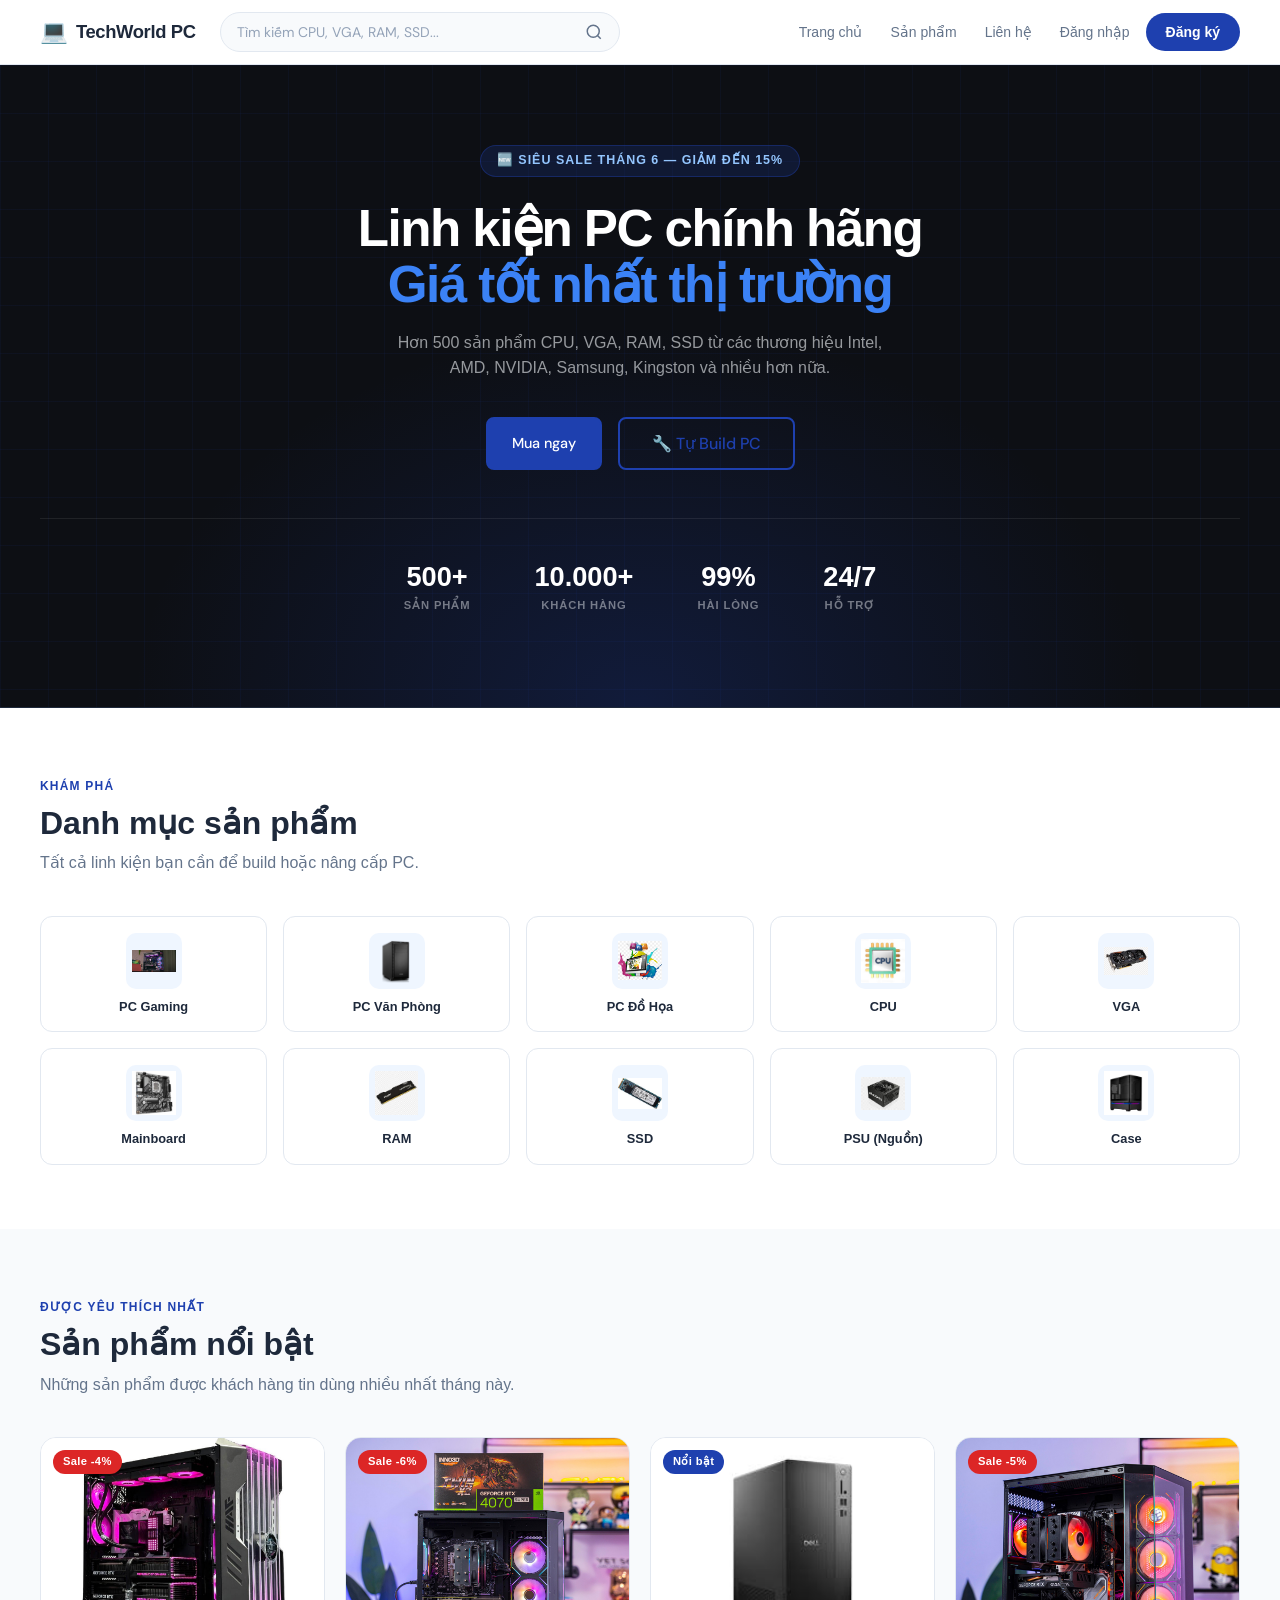
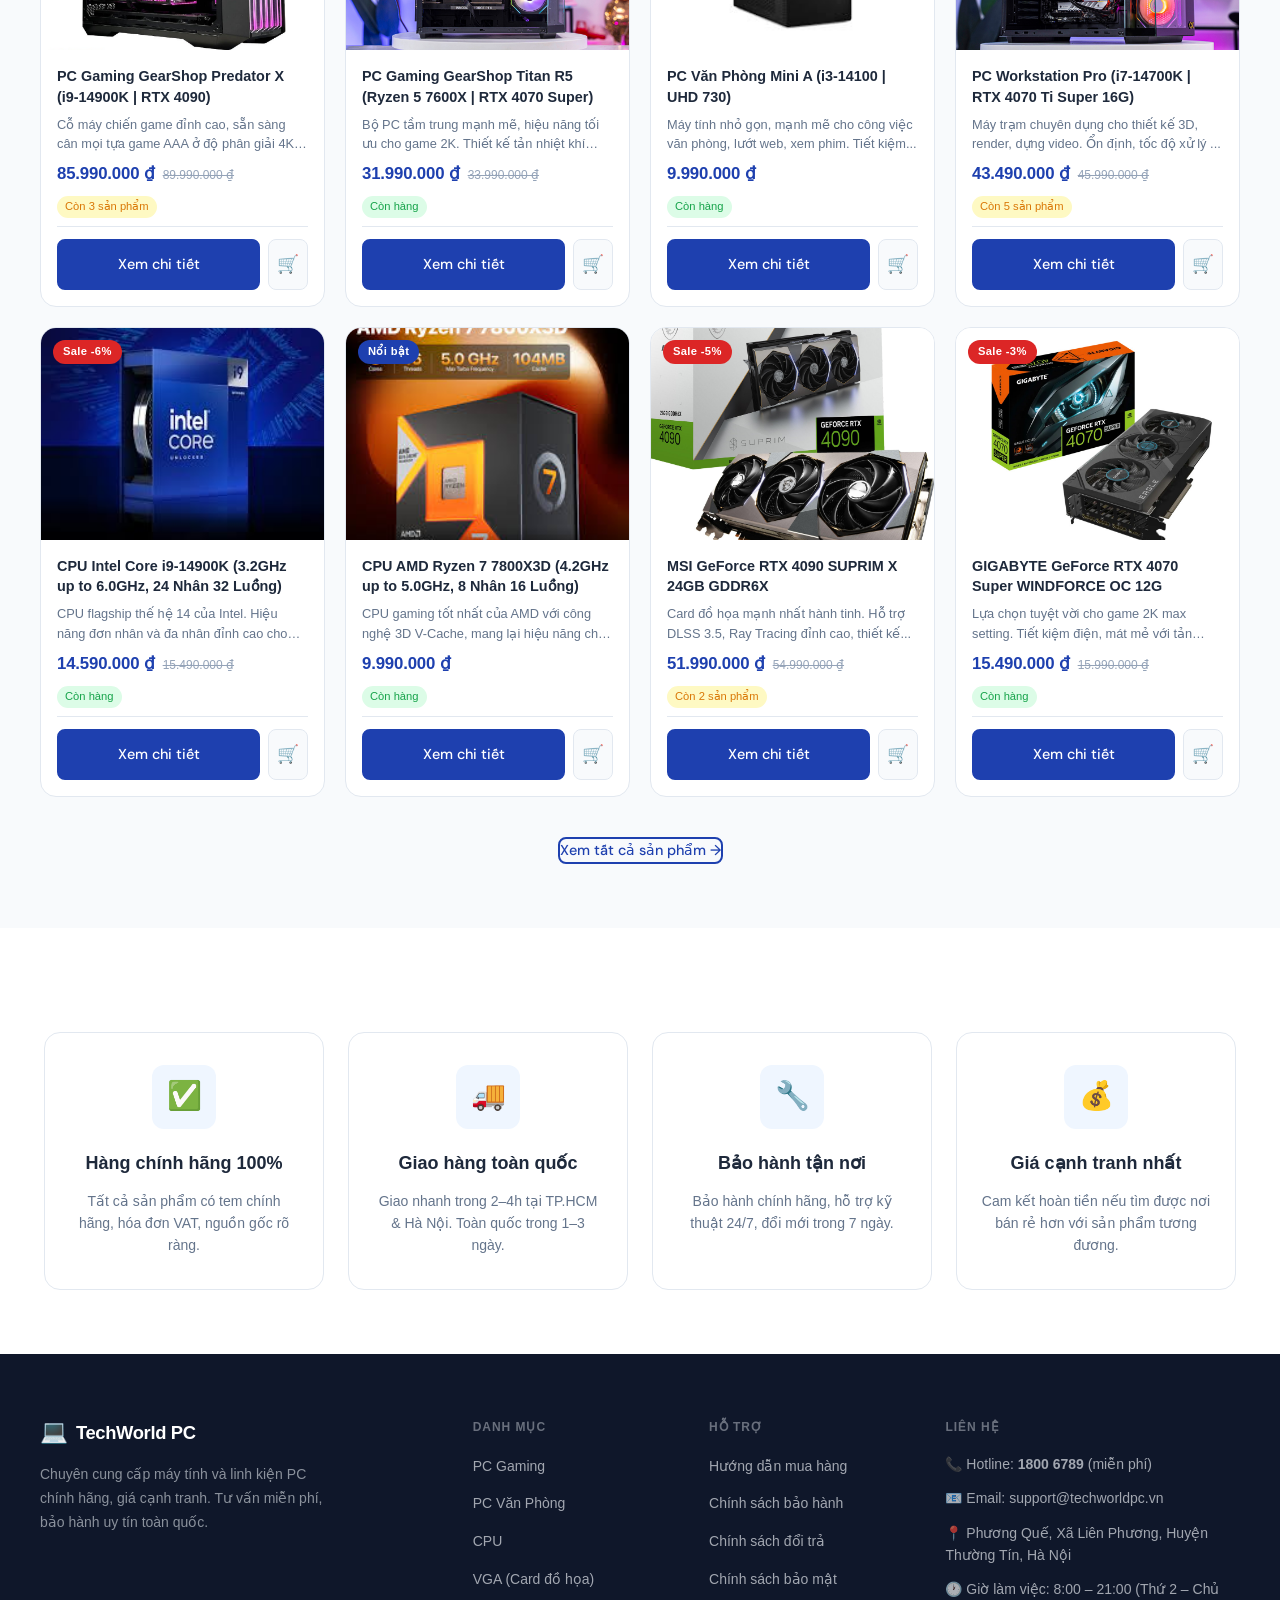
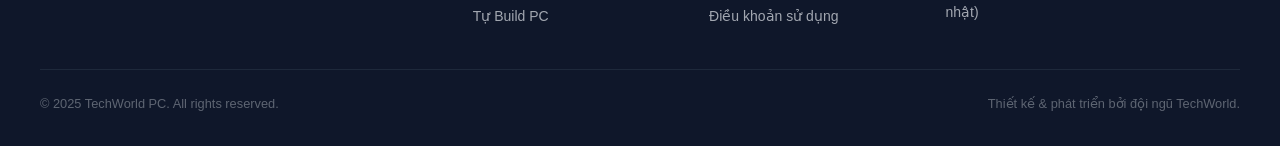
<file: index.html>
<!DOCTYPE html>
<html lang="en">
<head>
    <meta charset="UTF-8">
    <meta name="viewport" content="width=device-width, initial-scale=1.0">
    <title>TechWorld-PC</title>
</head>
<body>
    <script>
        window.location.href = "/home"
    </script>
</body>
</html>
</file>
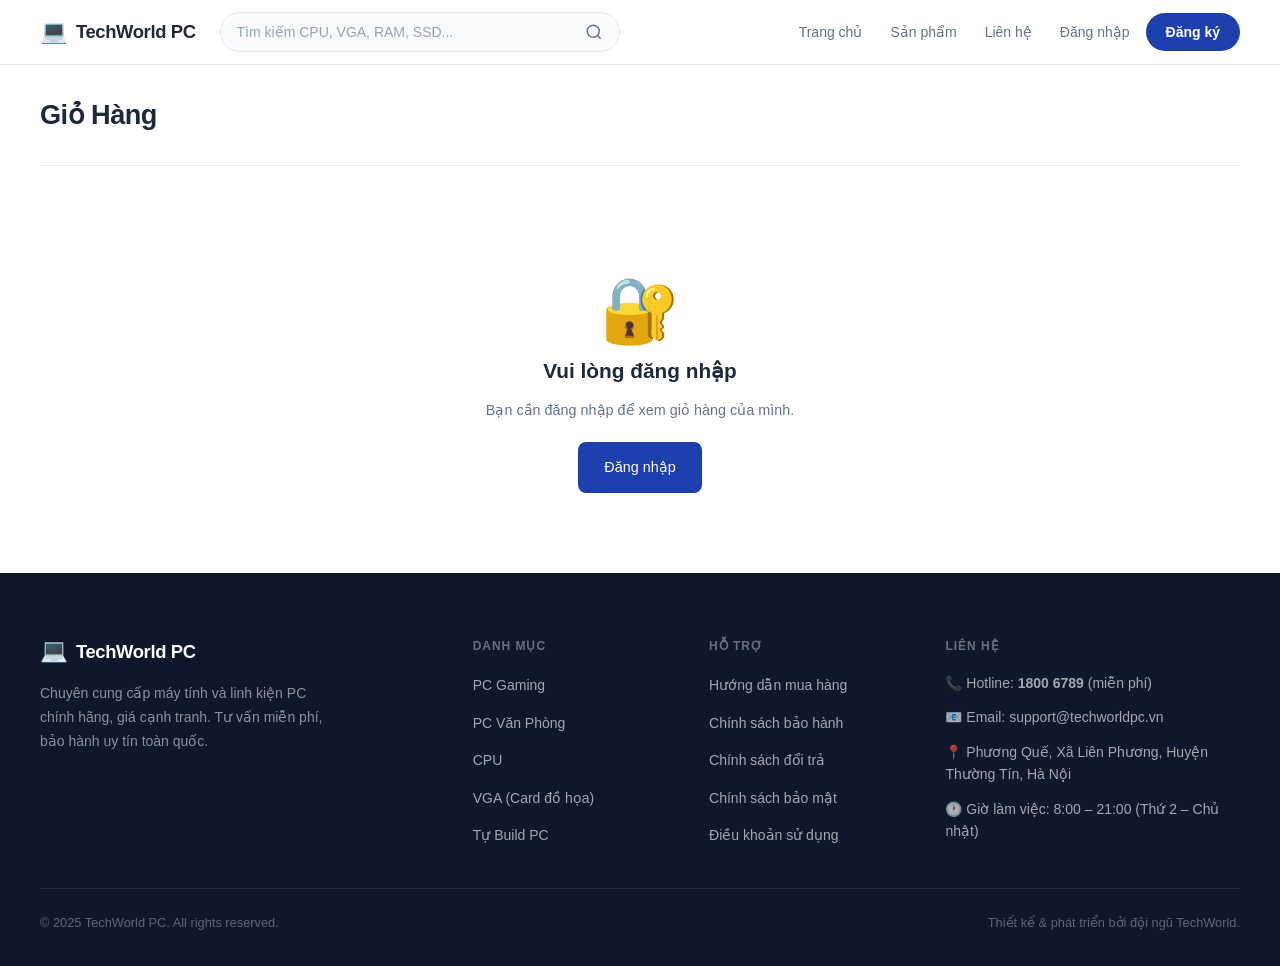
<file: cart/index.html>
<!doctype html>
<html lang="en">
  <head>
    <meta charset="UTF-8" />
    <meta name="viewport" content="width=device-width, initial-scale=1.0" />
    <title>Giỏ hàng - TechWorld PC</title>

    <link rel="preconnect" href="https://fonts.googleapis.com" />
    <link rel="preconnect" href="https://fonts.gstatic.com" crossorigin />
    <link href="https://fonts.googleapis.com/css2?family=Be+Vietnam+Pro:wght@300;400;500;600;700;800&display=swap" rel="stylesheet"/>

    <link rel="icon" href="/images/apple-touch-icon.png" type="image/x-icon">
    <link rel="shortcut icon" href="/images/apple-touch-icon.png" type="image/x-icon">

    <link rel="stylesheet" href="/home/home.css" />
    <link rel="stylesheet" href="/cart/cart.css" />
  </head>
  <body>
    <header id="main-header" role="banner"></header>

    <main id="main-content">
      <div class="container">
        <div class="cart-page-header">
          <h1 class="cart-page-header__title">Giỏ Hàng</h1>
        </div>

        <div id="cart-content"></div>
      </div>
    </main>

    <footer id="main-footer" role="contentinfo"></footer>

    <script src="/js/mock-data.js"></script>
    <script src="/js/common.js"></script>
    <script src="/cart/cart.js"></script>
  </body>
</html>
</file>
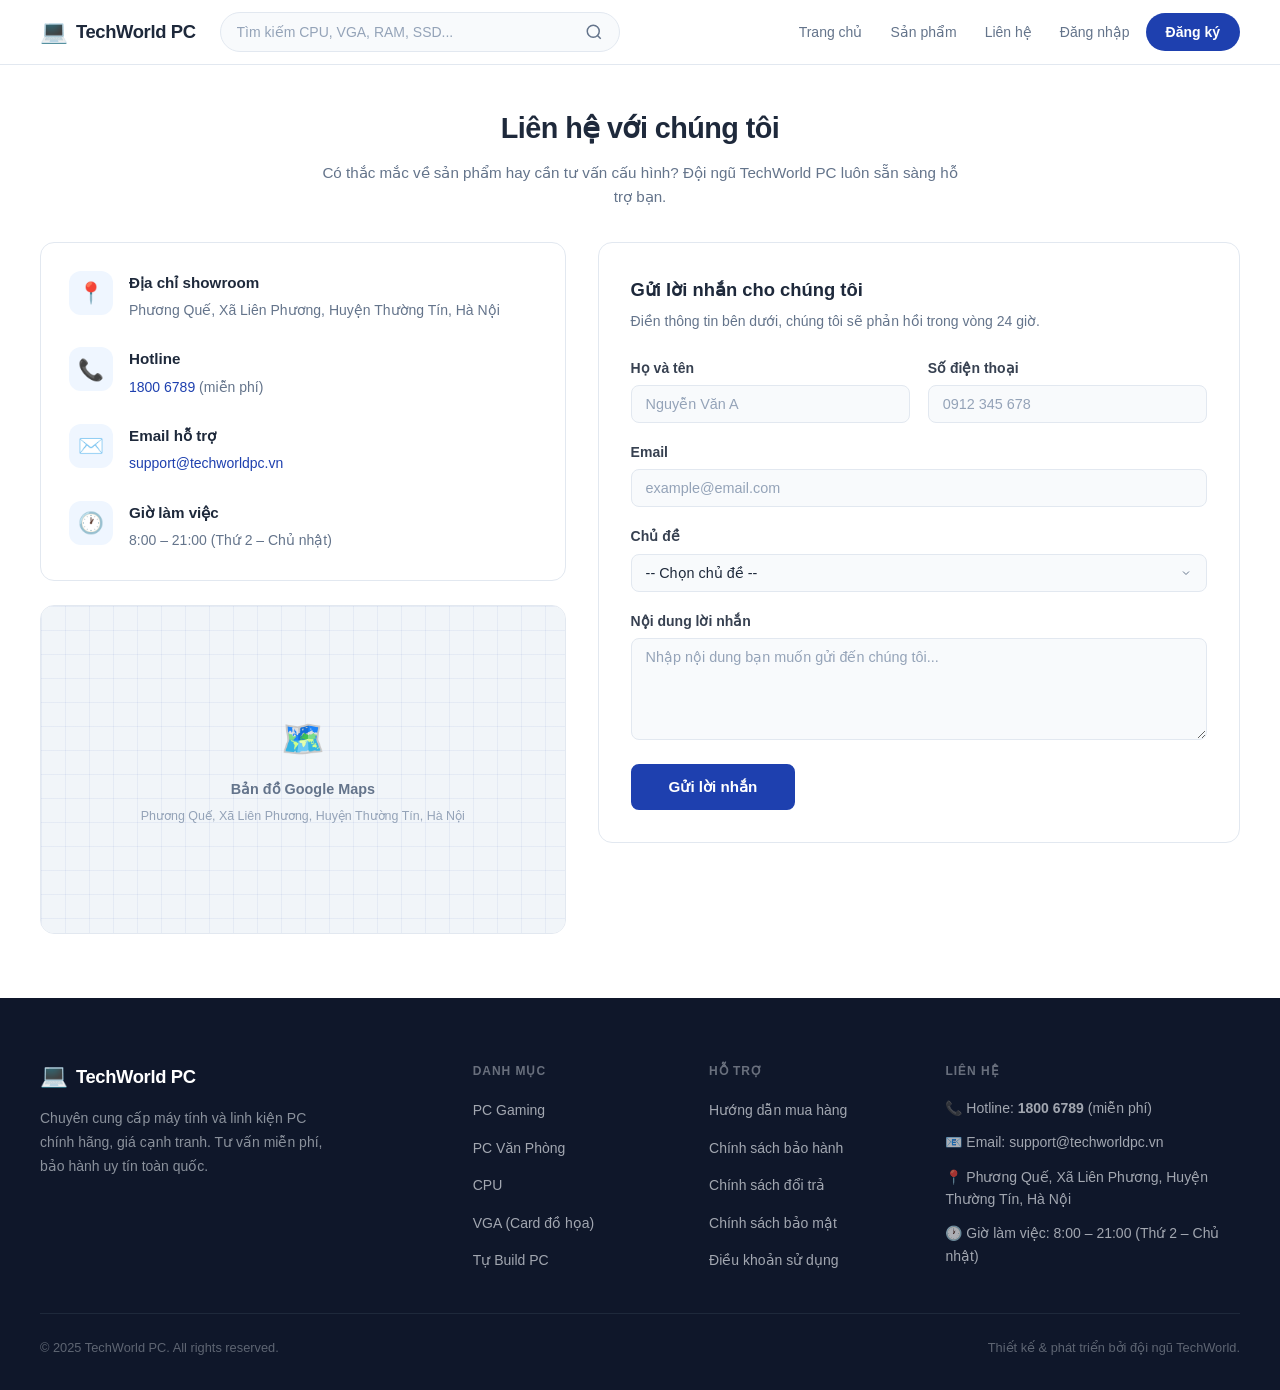
<file: contact/index.html>
<!-- contact/contact.html -->
<!DOCTYPE html>
<html lang="vi">
<head>
    <meta charset="UTF-8">
    <meta name="viewport" content="width=device-width, initial-scale=1.0">
    <title>Liên hệ — TechWorld PC</title>

    <link rel="preconnect" href="https://fonts.googleapis.com">
    <link rel="preconnect" href="https://fonts.gstatic.com" crossorigin>
    <link href="https://fonts.googleapis.com/css2?family=Be+Vietnam+Pro:wght@300;400;500;600;700;800&display=swap" rel="stylesheet">

    <link rel="icon" href="/images/apple-touch-icon.png" type="image/x-icon">
    <link rel="shortcut icon" href="/images/apple-touch-icon.png" type="image/x-icon">

    <link rel="stylesheet" href="/home/home.css">
    <link rel="stylesheet" href="/contact/contact.css">
</head>
<body>

    <header id="main-header" role="banner"></header>

    <main id="main-content">
        <div class="container">

            <!-- Tiêu đề trang -->
            <div class="contact-page-header">
                <h1 class="contact-page-header__title">Liên hệ với chúng tôi</h1>
                <p class="contact-page-header__sub">
                    Có thắc mắc về sản phẩm hay cần tư vấn cấu hình? Đội ngũ TechWorld PC luôn sẵn sàng hỗ trợ bạn.
                </p>
            </div>

            <div class="contact-layout">

                <!-- CỘT TRÁI: Thông tin liên hệ -->
                <div class="contact-info-col">

                    <div class="contact-info-card">

                        <div class="contact-info-item">
                            <div class="contact-info-item__icon">📍</div>
                            <div class="contact-info-item__content">
                                <h3>Địa chỉ showroom</h3>
                                <p>Phương Quế, Xã Liên Phương, Huyện Thường Tín, Hà Nội</p>
                            </div>
                        </div>

                        <div class="contact-info-item">
                            <div class="contact-info-item__icon">📞</div>
                            <div class="contact-info-item__content">
                                <h3>Hotline</h3>
                                <p><a href="tel:18006789">1800 6789</a> (miễn phí)</p>
                            </div>
                        </div>

                        <div class="contact-info-item">
                            <div class="contact-info-item__icon">✉️</div>
                            <div class="contact-info-item__content">
                                <h3>Email hỗ trợ</h3>
                                <p><a href="mailto:support@techworldpc.vn">support@techworldpc.vn</a></p>
                            </div>
                        </div>

                        <div class="contact-info-item">
                            <div class="contact-info-item__icon">🕐</div>
                            <div class="contact-info-item__content">
                                <h3>Giờ làm việc</h3>
                                <p>8:00 – 21:00 (Thứ 2 – Chủ nhật)</p>
                            </div>
                        </div>

                    </div>

                    <!-- Khung giả lập bản đồ -->
                    <div class="contact-map">
                        <div class="contact-map__placeholder">
                            <span class="contact-map__icon">🗺️</span>
                            <p>Bản đồ Google Maps</p>
                            <span class="contact-map__note">Phương Quế, Xã Liên Phương, Huyện Thường Tín, Hà Nội</span>
                        </div>
                    </div>

                </div>

                <!-- CỘT PHẢI: Form gửi lời nhắn -->
                <div class="contact-form-col">
                    <div class="contact-form-card">

                        <h2 class="contact-form-card__title">Gửi lời nhắn cho chúng tôi</h2>
                        <p class="contact-form-card__sub">
                            Điền thông tin bên dưới, chúng tôi sẽ phản hồi trong vòng 24 giờ.
                        </p>

                        <div id="form-success-msg" class="alert alert--success" style="display:none;">
                            ✓ Gửi lời nhắn thành công! Chúng tôi sẽ phản hồi bạn sớm nhất.
                        </div>

                        <form id="contact-form" class="contact-form" novalidate>

                            <div class="contact-form__row">
                                <div class="field">
                                    <label for="contact-fullname">Họ và tên</label>
                                    <input type="text" id="contact-fullname" placeholder="Nguyễn Văn A">
                                    <span class="field-error" id="err-fullname"></span>
                                </div>

                                <div class="field">
                                    <label for="contact-phone">Số điện thoại</label>
                                    <input type="tel" id="contact-phone" placeholder="0912 345 678">
                                    <span class="field-error" id="err-phone"></span>
                                </div>
                            </div>

                            <div class="field">
                                <label for="contact-email">Email</label>
                                <input type="email" id="contact-email" placeholder="example@email.com">
                                <span class="field-error" id="err-email"></span>
                            </div>

                            <div class="field">
                                <label for="contact-subject">Chủ đề</label>
                                <select id="contact-subject">
                                    <option value="">-- Chọn chủ đề --</option>
                                    <option value="Tư vấn sản phẩm">Tư vấn sản phẩm</option>
                                    <option value="Hỗ trợ kỹ thuật">Hỗ trợ kỹ thuật</option>
                                    <option value="Bảo hành / Đổi trả">Bảo hành / Đổi trả</option>
                                    <option value="Khác">Khác</option>
                                </select>
                                <span class="field-error" id="err-subject"></span>
                            </div>

                            <div class="field">
                                <label for="contact-content">Nội dung lời nhắn</label>
                                <textarea id="contact-content" rows="5" placeholder="Nhập nội dung bạn muốn gửi đến chúng tôi..."></textarea>
                                <span class="field-error" id="err-content"></span>
                            </div>

                            <button type="submit" class="btn btn--primary contact-submit-btn">
                                Gửi lời nhắn
                            </button>

                        </form>
                    </div>
                </div>

            </div>
        </div>
    </main>

    <footer id="main-footer" role="contentinfo"></footer>

    <script src="/js/mock-data.js"></script>
    <script src="/js/common.js"></script>
    <script src="/contact/contact.js"></script>

</body>
</html>
</file>
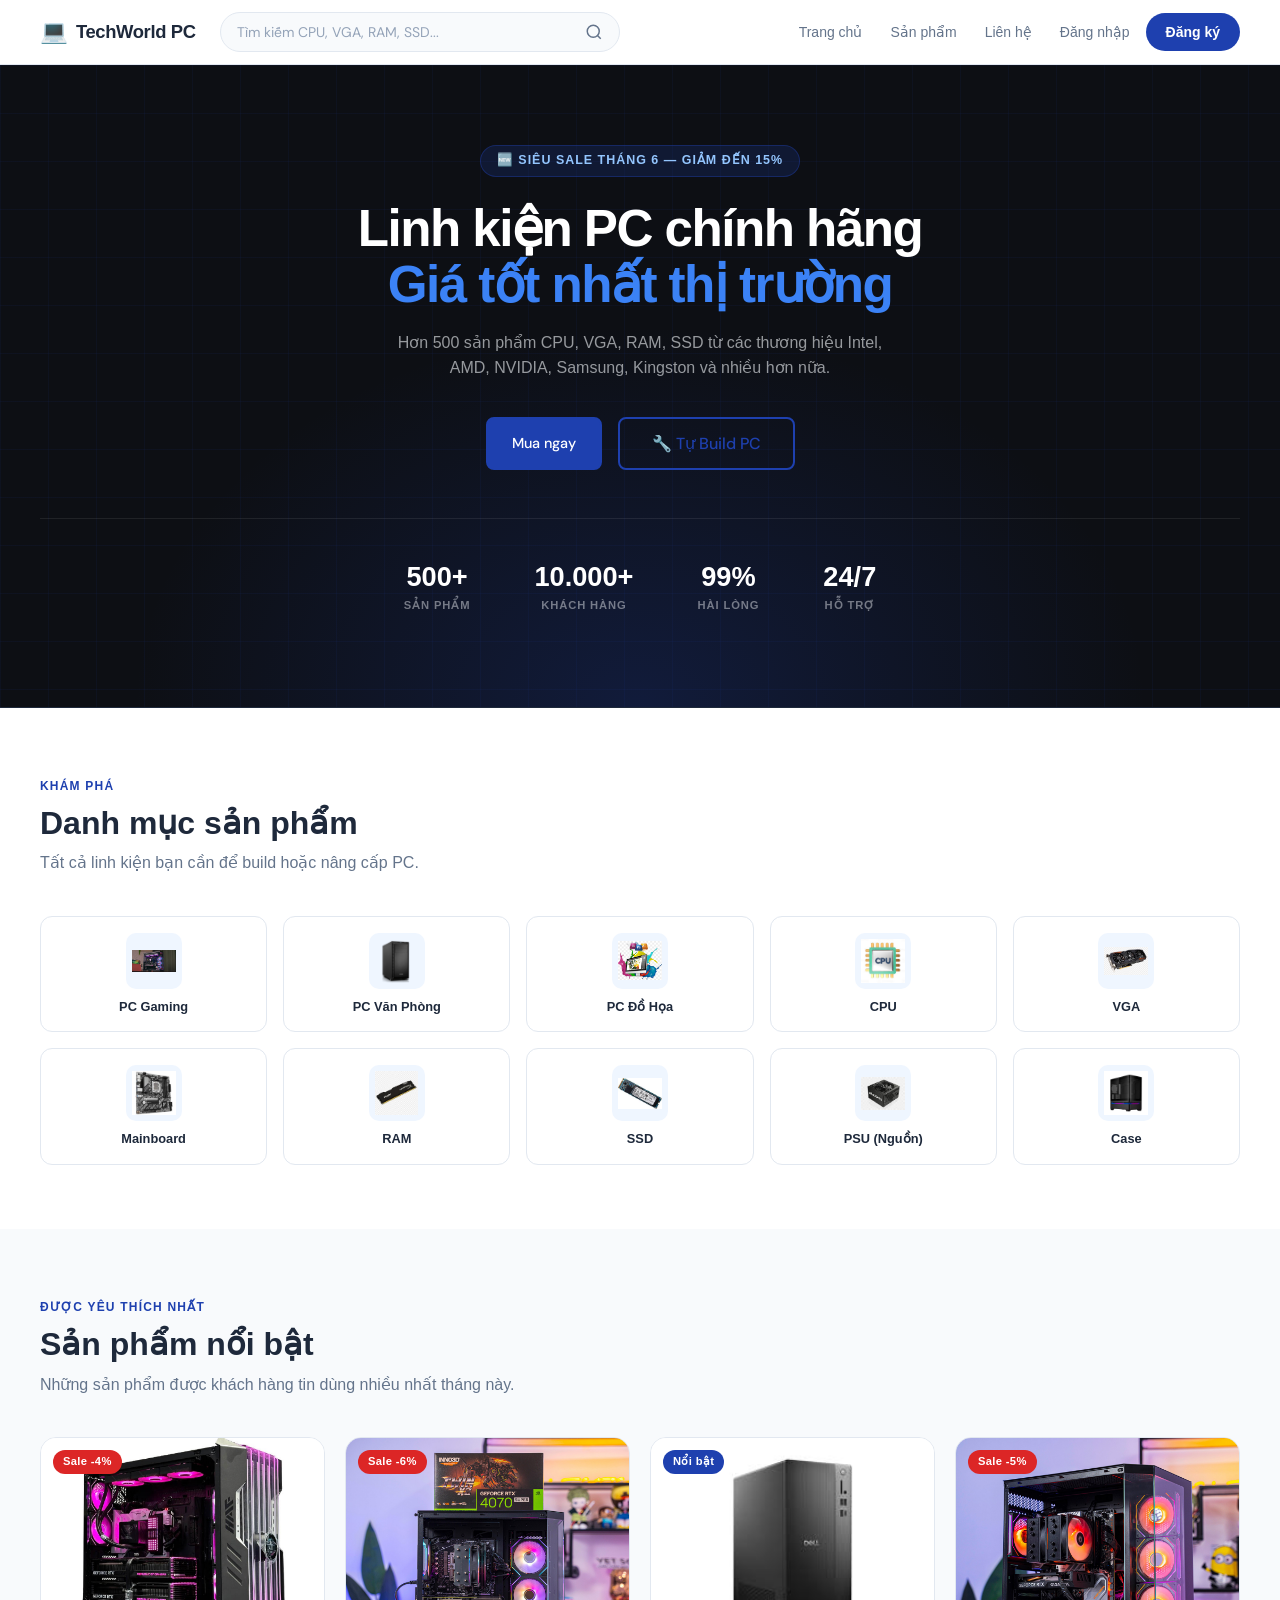
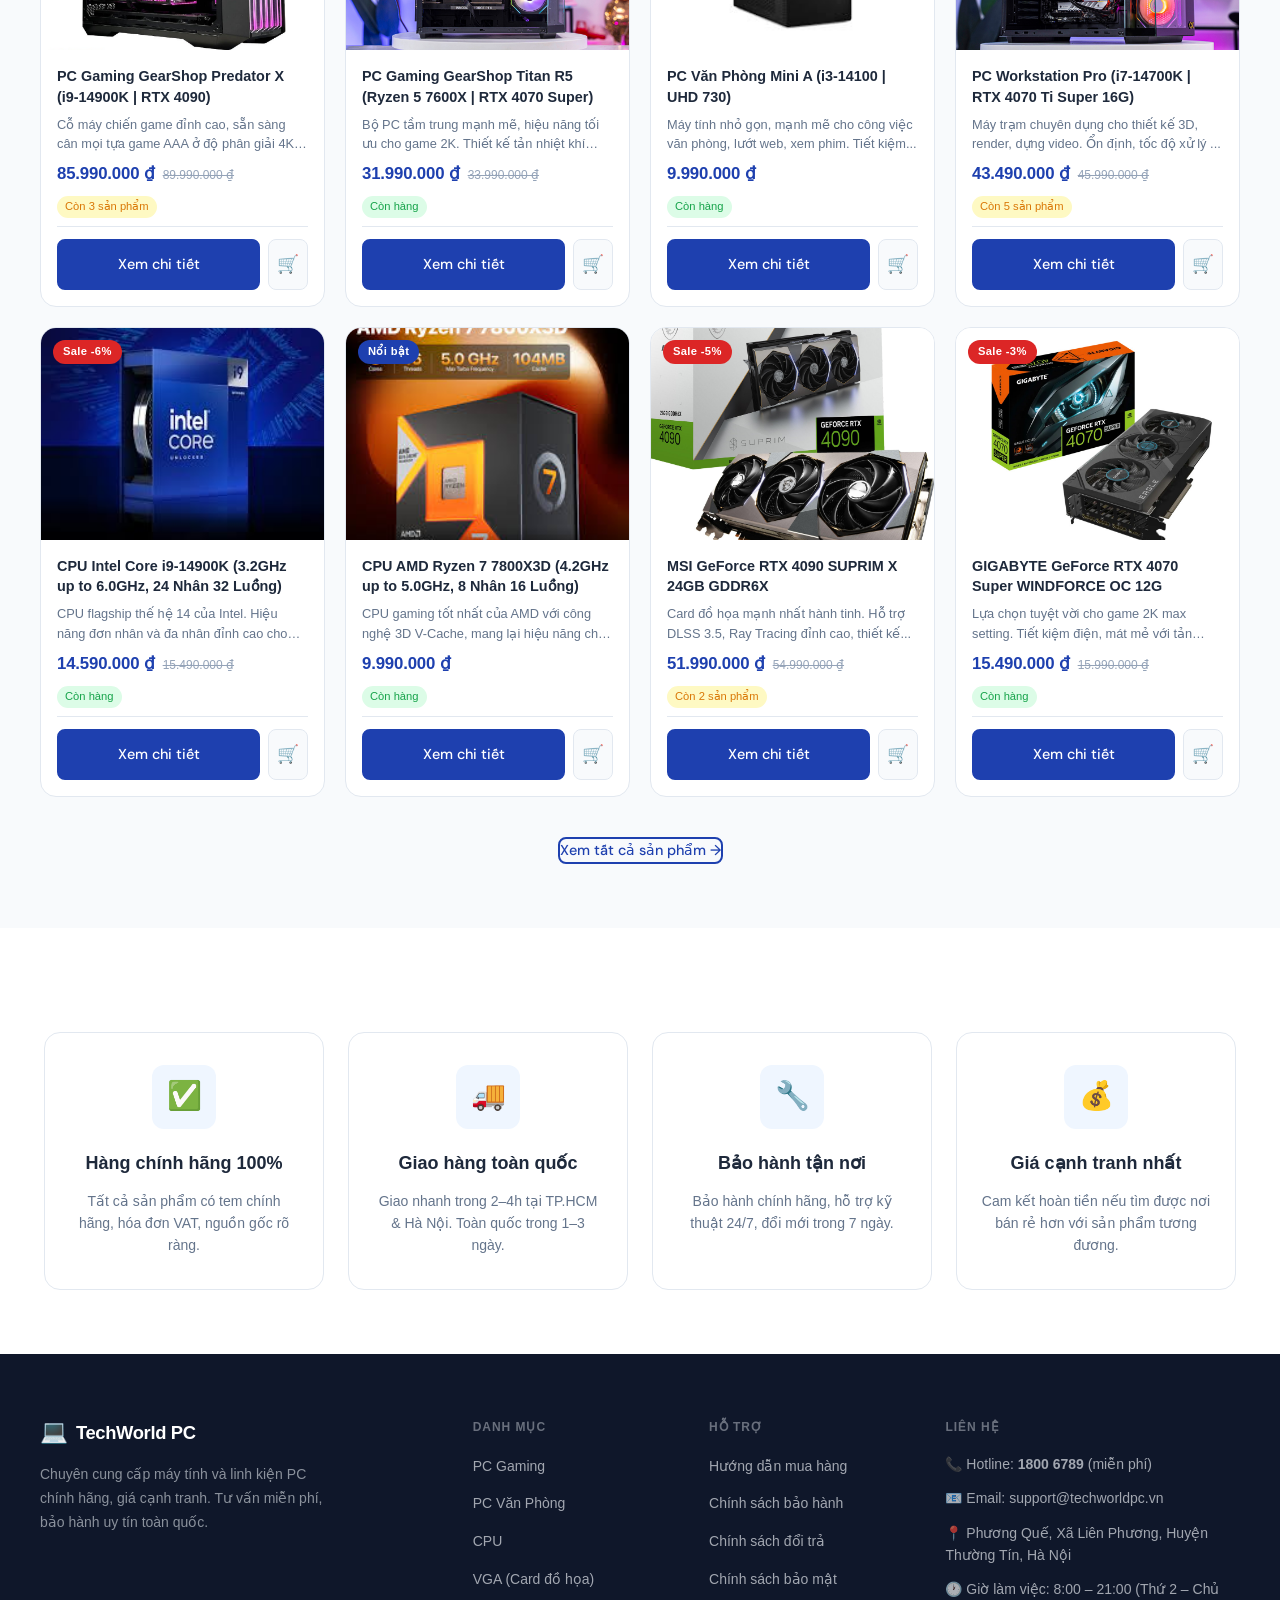
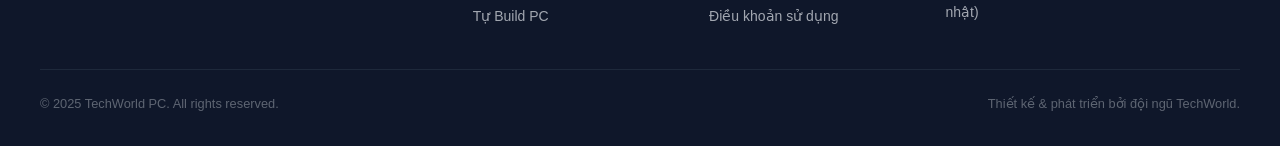
<file: home/index.html>
<!DOCTYPE html>
<html lang="vi">
<head>
    <meta charset="UTF-8">
    <meta name="viewport" content="width=device-width, initial-scale=1.0">
    <title>TechWorld PC — Linh kiện & Máy tính chính hãng</title>
    <link rel="preconnect" href="https://fonts.googleapis.com">
    <link rel="preconnect" href="https://fonts.gstatic.com" crossorigin>
    <link href="https://fonts.googleapis.com/css2?family=Syne:wght@600;700;800&family=DM+Sans:ital,opsz,wght@0,9..40,300;0,9..40,400;0,9..40,500;1,9..40,300&display=swap" rel="stylesheet">

    <link rel="icon" href="/images/apple-touch-icon.png" type="image/x-icon">
    <link rel="shortcut icon" href="/images/apple-touch-icon.png" type="image/x-icon">

    <link rel="stylesheet" href="/home/home.css">
</head>
<body>

    <!-- HEADER — render bởi js -->
    <header id="main-header" class="header" role="banner">

    </header>

    <main id="main-content">

        <!-- HERO BANNER — render bởi js -->
        <section class="hero" id="hero-banner" aria-label="Banner trang chủ">
            <noscript>
                <div class="hero-content">
                    <h1 class="hero-title">Linh kiện PC chính hãng<br><span>Giá tốt nhất thị trường</span></h1>
                    <p class="hero-subtitle">Hơn 500 sản phẩm từ Intel, AMD, NVIDIA, Samsung và nhiều thương hiệu uy tín.</p>
                    <a href="product-list/product-list.html" class="btn btn--primary btn--lg">Mua ngay</a>
                </div>
            </noscript>
        </section>

        <!-- DANH MỤC — render js -->
        <section class="section" id="categories-section" aria-label="Danh mục sản phẩm">
            <div class="container">
                <div class="section-header">
                    <p class="section-label">Khám phá</p>
                    <h2 class="section-title">Danh mục sản phẩm</h2>
                    <p class="section-subtitle">Tất cả linh kiện bạn cần để build hoặc nâng cấp PC.</p>
                </div>
                <div id="categories" class="categories-grid" role="list" aria-label="Danh sách danh mục"></div>
            </div>
        </section>

        <!-- SẢN PHẨM NỔI BẬT — render bởi js -->
        <section class="section section--alt" id="products-section" aria-label="Sản phẩm nổi bật">
            <div class="container">
                <div class="section-header">
                    <p class="section-label">Được yêu thích nhất</p>
                    <h2 class="section-title">Sản phẩm nổi bật</h2>
                    <p class="section-subtitle">Những sản phẩm được khách hàng tin dùng nhiều nhất tháng này.</p>
                </div>
                <div id="featured-products" class="products-grid" role="list" aria-label="Danh sách sản phẩm nổi bật"></div>
                <div class="section-footer">
                    <a href="product-list/product-list.html" class="btn btn--outline">
                        Xem tất cả sản phẩm &rarr;
                    </a>
                </div>
            </div>
        </section>

        <!-- WHY CHOOSE US — render bởi js -->
        <section class="section" id="why-choose-us" aria-label="Lý do chọn TechWorld PC">
            <div class="container"></div>
        </section>

    </main>

    <!-- FOOTER — render bởi js -->
    <footer id="main-footer" role="contentinfo"></footer>


    <script src="/js/mock-data.js"></script>
    <script src="/js/common.js"></script>
    <script src="/js/main.js"></script>
    <script>
        document.addEventListener('DOMContentLoaded', function () {
            if (typeof initApp === 'function') {
                initApp();
            } else {
                console.error('initApp() không tìm thấy. Kiểm tra lại file main.js.');
            }
        });
    </script>

</body>
</html>
</file>
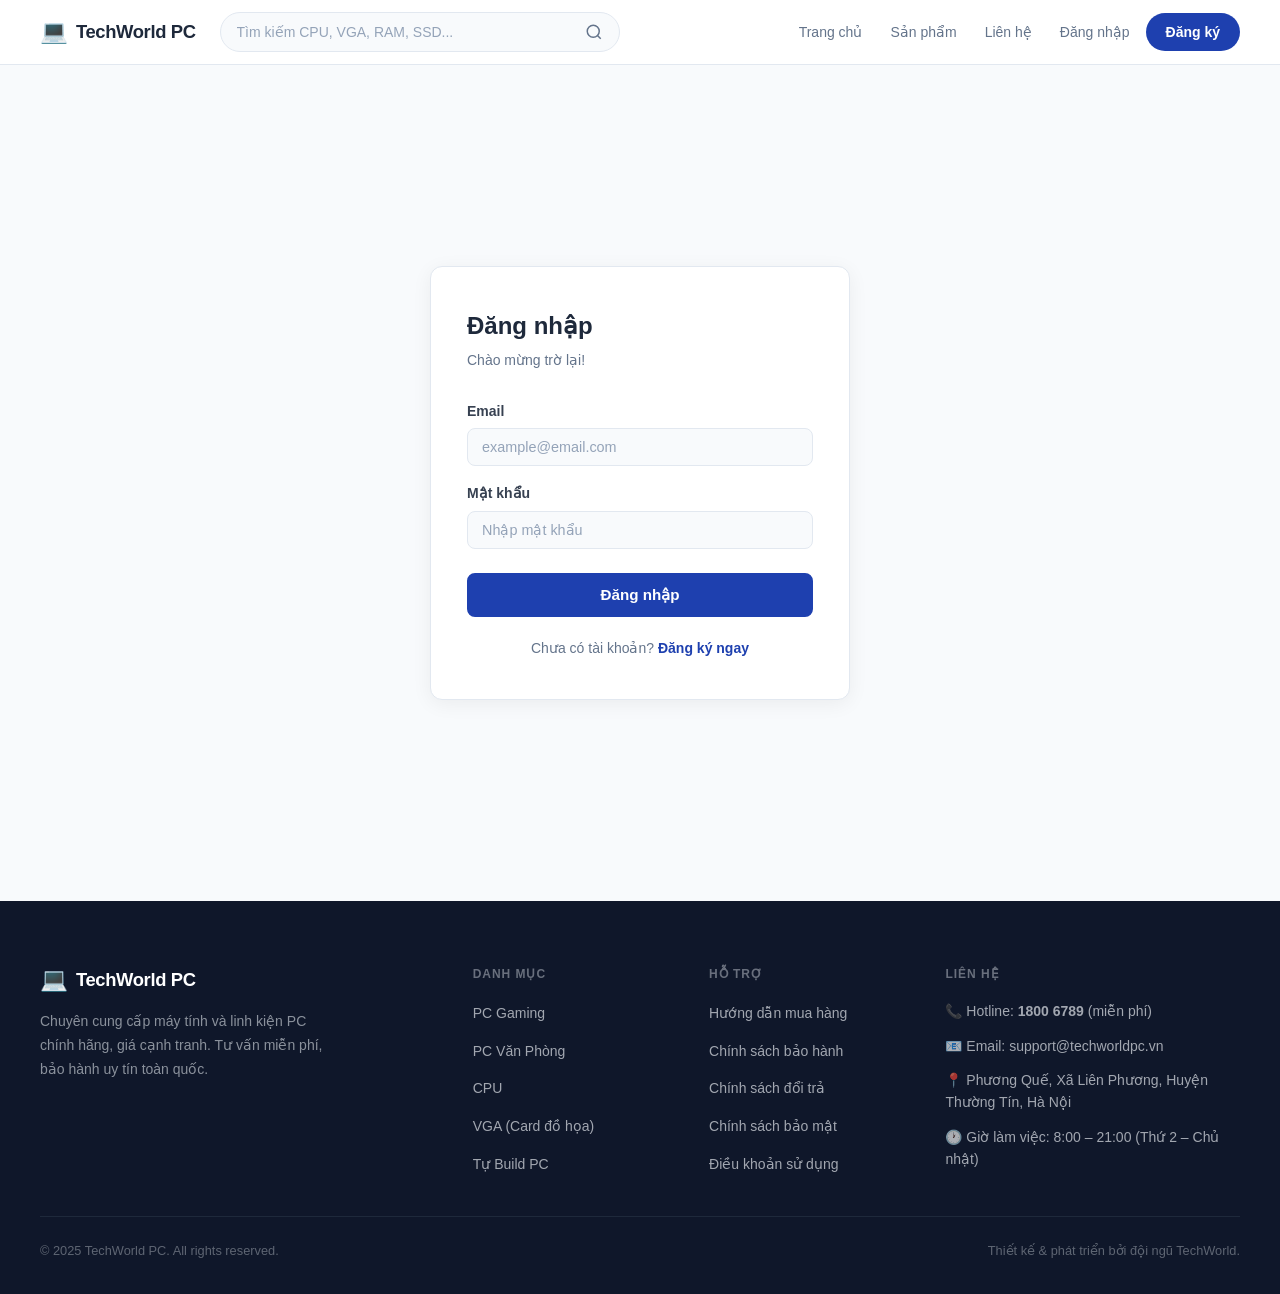
<file: login/index.html>
<!-- login/index.html -->
<!DOCTYPE html>
<html lang="en">
<head>
    <meta charset="UTF-8">
    <meta name="viewport" content="width=device-width, initial-scale=1.0">
    <title>Đăng nhập — TechWorld PC</title>

    <link rel="icon" href="/images/apple-touch-icon.png" type="image/x-icon">
    <link rel="shortcut icon" href="/images/apple-touch-icon.png" type="image/x-icon">

    <link rel="stylesheet" href="/home/home.css">
    <link rel="stylesheet" href="/login/login.css">
</head>
<body>
    <header id="main-header"></header>

    <main class="auth-page">
        <div class="auth-box">
            <h2 class="auth-title">Đăng nhập</h2>
            <p class="auth-sub">Chào mừng trờ lại!</p>
            <div id="error-msg" class="auth-error" style="display: none;"></div>
            <div id="success-msg" class="auth-success" style="display: none;"></div>
            <form id="login-form">
                <div class="field">
                    <label for="email">Email</label>
                    <input type="email" id="email" placeholder="example@email.com">
                    <span class="field-error" id="err-email"></span>
                </div>

                <div class="field">
                    <label for="password">Mật khẩu</label>
                    <input type="password" id="password" placeholder="Nhập mật khẩu">
                    <span class="field-error" id="err-password"></span>
                </div>

                <button type="submit" class="btn btn--primary btn--block" id="login-btn">
                    Đăng nhập
                </button>
            </form>

            <p class="auth-switch">
                Chưa có tài khoản?
                <a href="../sign-up/index.html">Đăng ký ngay</a>
            </p>
        </div>
    </main>

    <footer id="main-footer"></footer>
 
    <script src="/js/mock-data.js"></script>
    <script src="/js/common.js"></script>
    <script src="/login/login.js"></script>
</body>
</html>
</file>
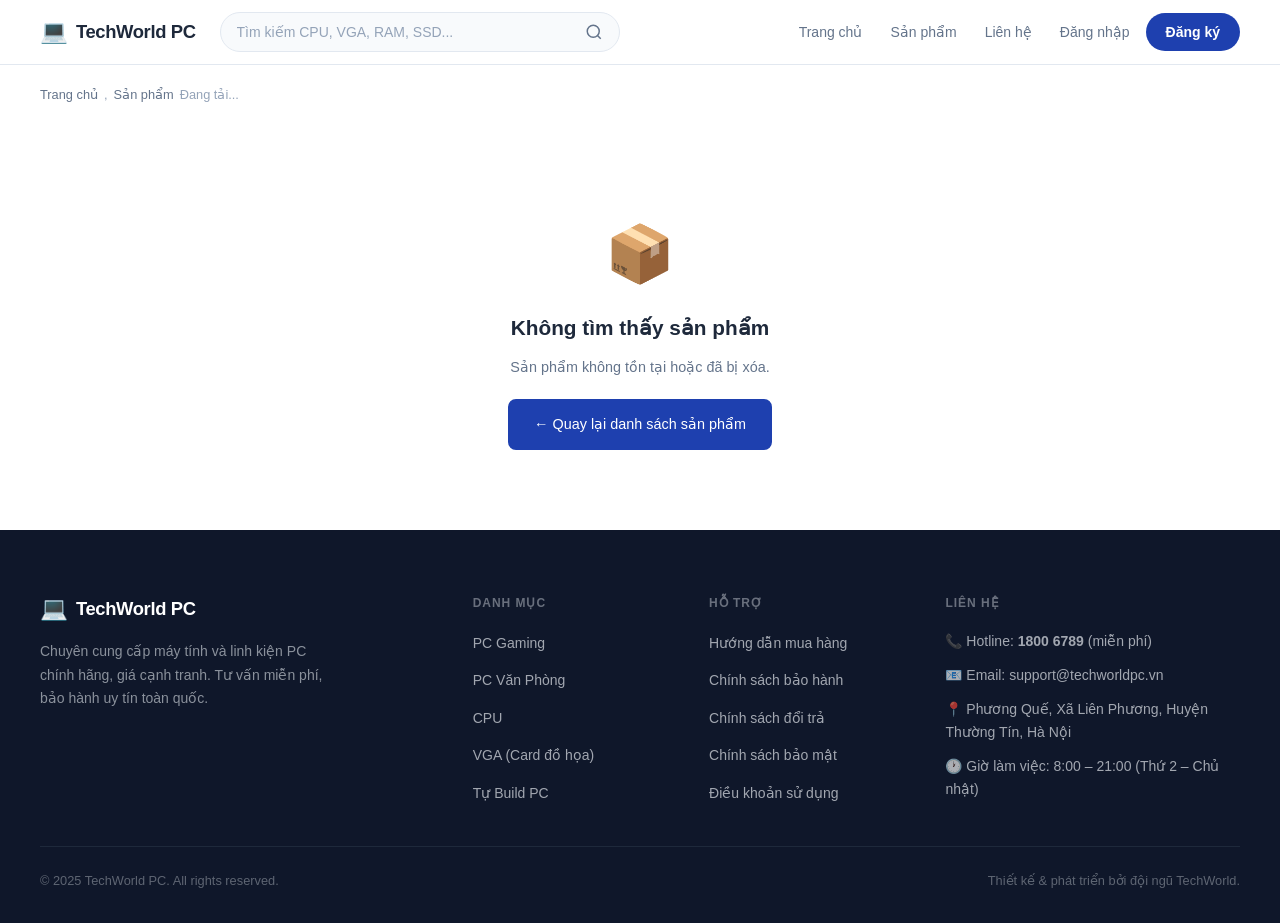
<file: product-detail/index.html>
<!DOCTYPE html>
<html lang="vi">
<head>
    <meta charset="UTF-8">
    <meta name="viewport" content="width=device-width, initial-scale=1.0">
    <title>Chi tiết sản phẩm - TechWorld PC</title>

    <link rel="preconnect" href="https://fonts.googleapis.com">
    <link rel="preconnect" href="https://fonts.gstatic.com" crossorigin>
    <link href="https://fonts.googleapis.com/css2?family=Be+Vietnam+Pro:wght@300;400;500;600;700;800&display=swap" rel="stylesheet">

    <link rel="icon" href="/images/apple-touch-icon.png" type="image/x-icon">
    <link rel="shortcut icon" href="/images/apple-touch-icon.png" type="image/x-icon">

    <link rel="stylesheet" href="/home/home.css">
    <link rel="stylesheet" href="/product-detail/product-detail.css">
</head>
<body>
    <header id="main-header" role="banner"></header>

    <main id="main-content">
        <div class="container">
            <nav class="pd-breadcrumb" aria-label="Breadcrumb">
                <a href="../home">Trang chủ</a>
                <span>,</span>
                <a href="../product-list">Sản phẩm</a>
                <span id="breadcrumb-product-name">Đang tải...</span>
            </nav>

            <div id="product-detail-container"></div>
        </div>
    </main>

    <footer id="main-footer" role="contentinfo"></footer>

    <script src="/js/mock-data.js"></script>
    <script src="/js/common.js"></script>
    <script src="/product-detail/product-detail.js"></script>
</body>
</html>
</file>
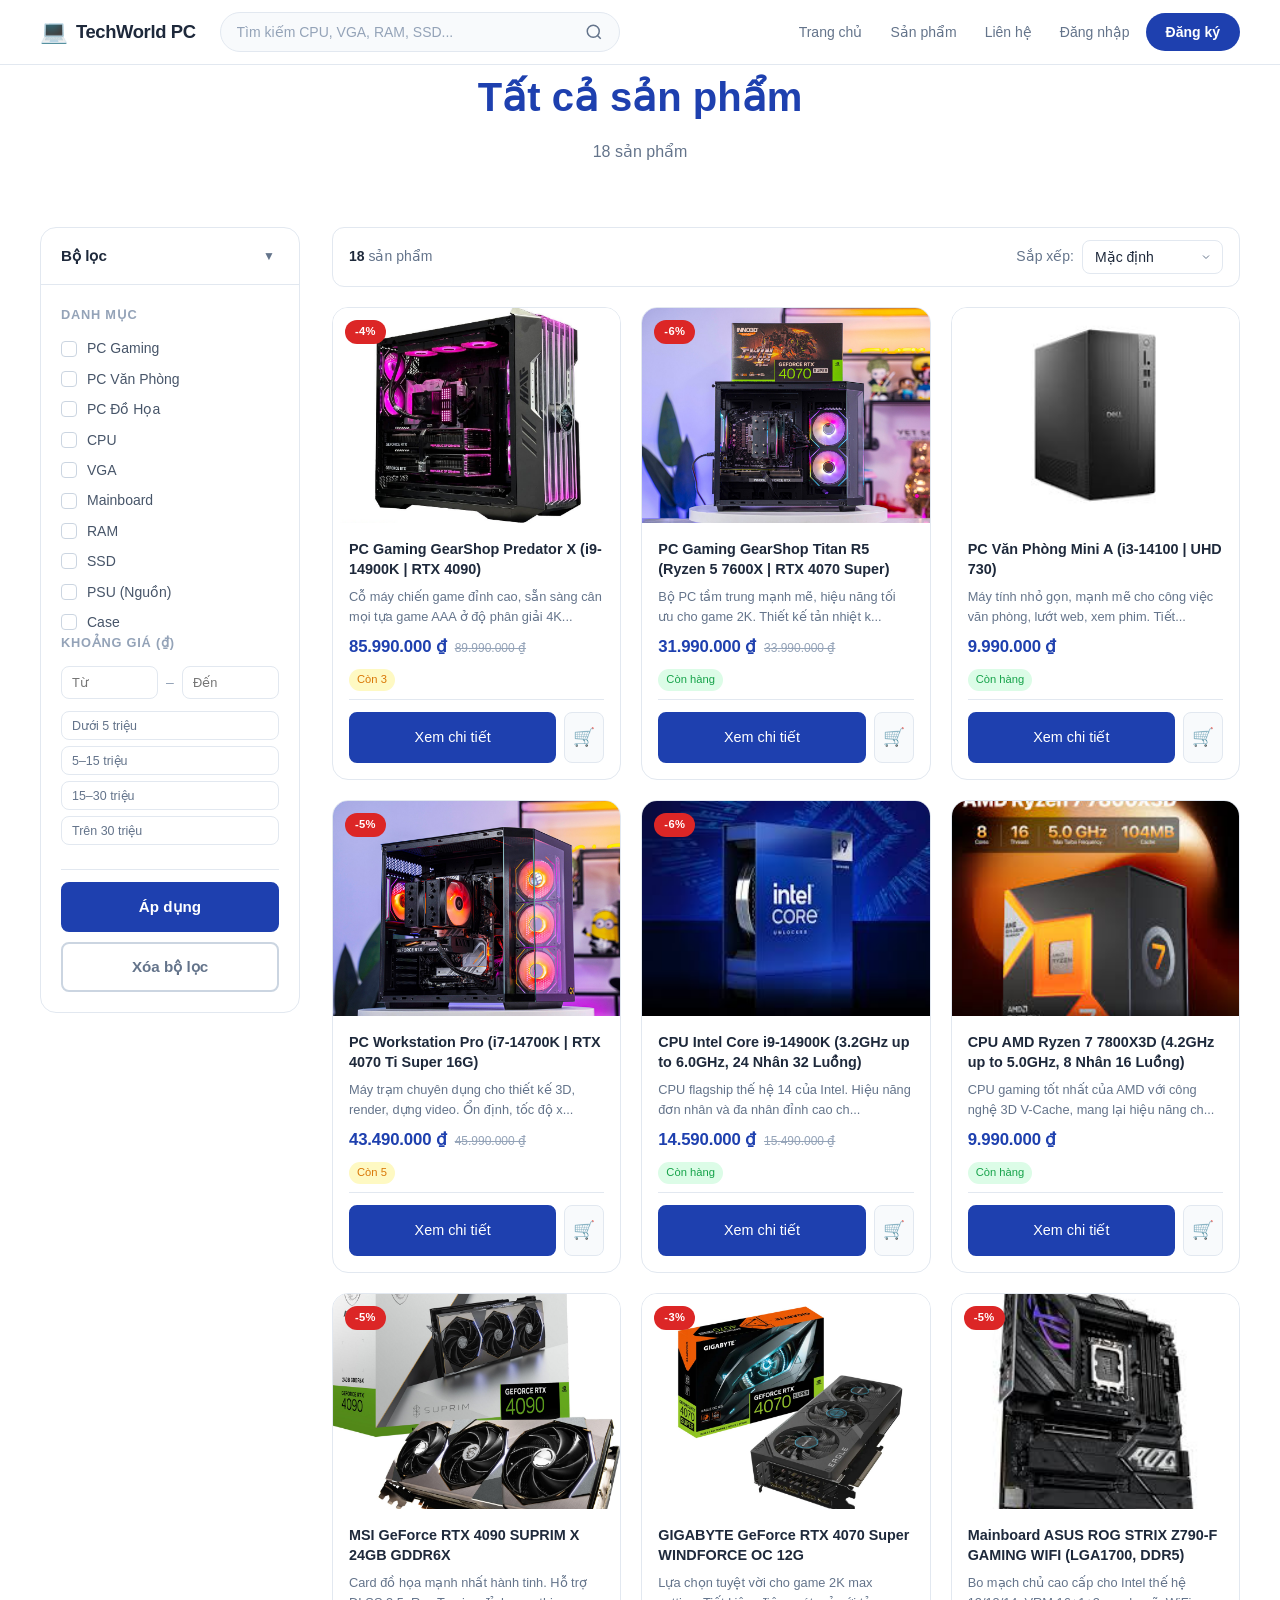
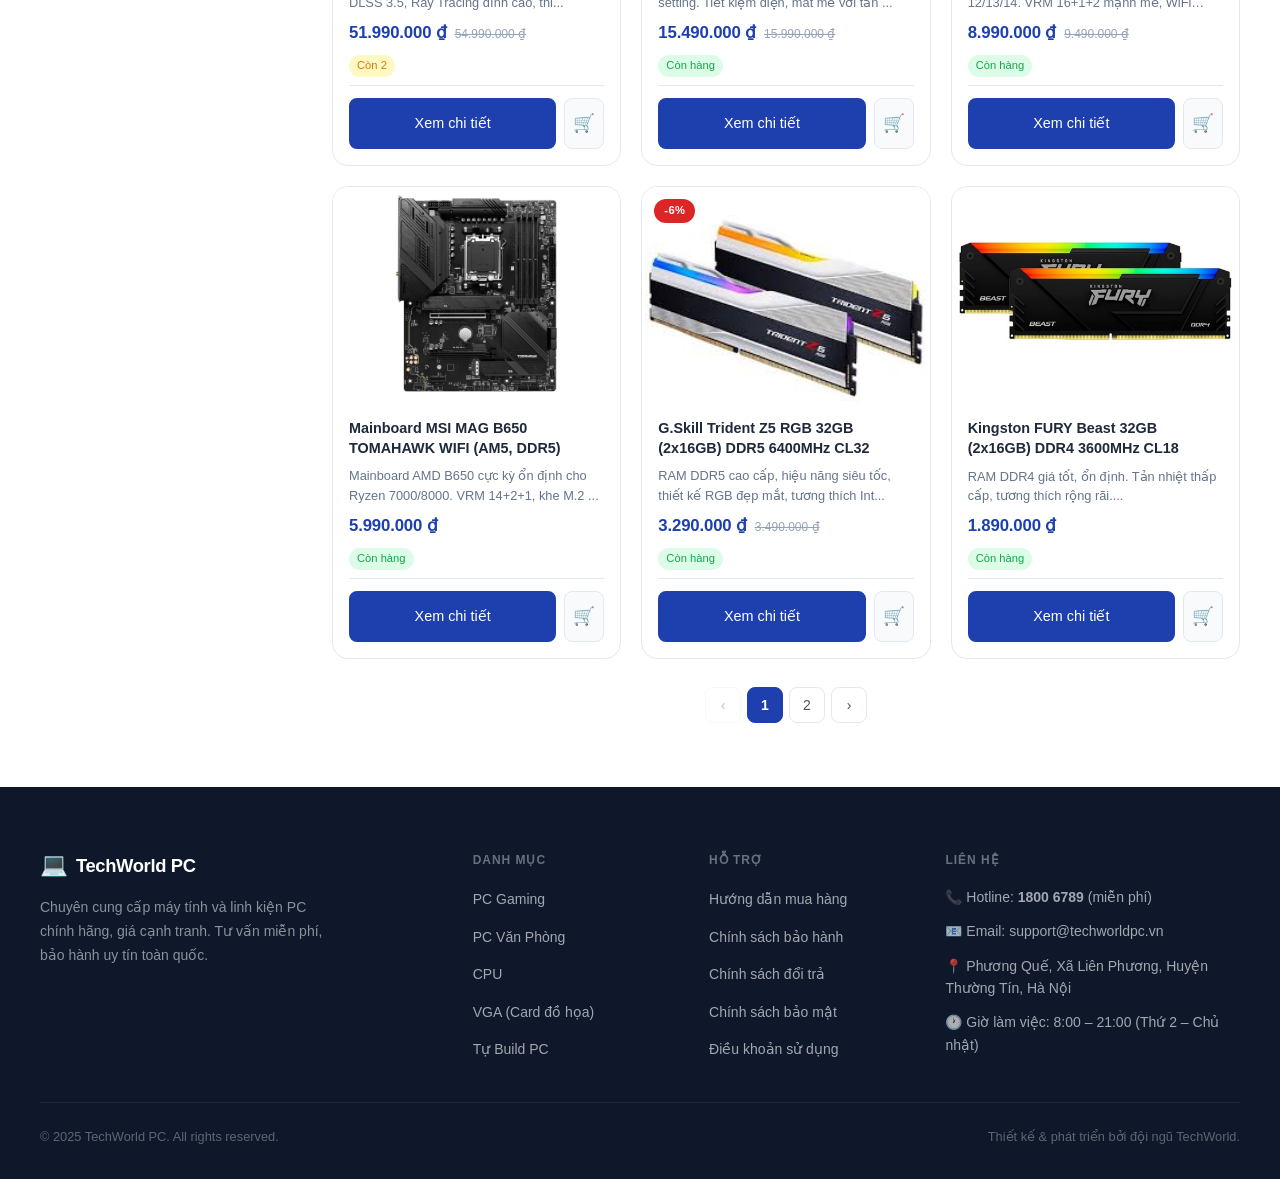
<file: product-list/index.html>
<!-- product-list/index.html -->
<!DOCTYPE html>
<html lang="vi">
<head>
    <meta charset="UTF-8">
    <meta name="viewport" content="width=device-width, initial-scale=1.0">
    <title>Sản phẩm — TechWorld PC</title>

    <link rel="preconnect" href="https://fonts.googleapis.com">
    <link rel="preconnect" href="https://fonts.gstatic.com" crossorigin>
    <link href="https://fonts.googleapis.com/css2?family=Be+Vietnam+Pro:wght@300;400;500;600;700;800&display=swap" rel="stylesheet">

    <link rel="icon" href="/images/apple-touch-icon.png" type="image/x-icon">
    <link rel="shortcut icon" href="/images/apple-touch-icon.png" type="image/x-icon">

    <link rel="stylesheet" href="/home/home.css">
    <link rel="stylesheet" href="/product-list/product-list.css">
</head>
<body>

    <!-- HEADER render boi js -->
    <header id="main-header" class="header" role="banner"></header>

    <main id="main-content">
        <div class="container">
            <h1 id="page-title">Danh sách sản phẩm</h1>
            <p id="page-subtitle">Tất cả sản phẩm</p>
        </div>


        <!-- ACTIVE FILTER TAGS -->
        <div id="active-filters" class="active-filters" style="display:none;">
            <div class="container active-filters__inner">
                <span class="active-filters__label">Đang lọc:</span>
                <div id="filter-tags" class="filter-tags"></div>
                <button id="clear-all-filters" class="btn btn--ghost btn--sm">Xóa tất cả</button>
            </div>
        </div>

        <div class="pl-body">
            <div class="container pl-body__inner">

                <!-- SIDEBAR bo loc -->
                <aside class="filter-sidebar" id="filter-sidebar">
                    <div class="filter-sidebar__header">
                        <h3 class="filter-sidebar__title">Bộ lọc</h3>
                        <button id="toggle-filters" class="filter-sidebar__toggle" aria-label="Ẩn/hiện bộ lọc">
                            <span class="icon">▼</span>
                        </button>
                    </div>

                    <div id="filter-content" class="filter-sidebar__body">
                        <!-- Cac bo loc render bang js -->
                        <div id="filter-section"></div>

                        <div class="filter-sidebar__actions">
                            <button id="apply-filters" class="btn btn--primary btn--block">Áp dụng</button>
                            <button id="clear-filters" class="btn btn--ghost btn--block">Xóa bộ lọc</button>
                        </div>
                    </div>
                </aside>

                <!-- Phan san pham -->
                <div class="pl-main">

                    <!-- Sap xep -->
                    <div class="pl-toolbar">
                        <p class="pl-toolbar__count">
                            <span id="results-count">0</span> sản phẩm
                        </p>
                        <div class="pl-toolbar__sort">
                            <label for="sort-select">Sắp xếp:</label>
                            <select id="sort-select">
                                <option value="default">Mặc định</option>
                                <option value="name-asc">Tên A → Z</option>
                                <option value="name-desc">Tên Z → A</option>
                                <option value="price-asc">Giá thấp → cao</option>
                                <option value="price-desc">Giá cao → thấp</option>
                            </select>
                        </div>
                    </div>

                    <!-- LOADING -->
                    <div id="loading-indicator" class="pl-loading">
                        <div class="pl-loading__spinner"></div>
                        <p>Đang tải sản phẩm...</p>
                    </div>

                    <!-- Luoi san pham render bang js -->
                    <div id="product-grid" class="pl-grid"></div>

                    <!-- EMPTY STATE -->
                    <div id="empty-state" class="pl-empty" style="display:none;">
                        <div class="pl-empty__icon">📦</div>
                        <h3 class="pl-empty__title">Không tìm thấy sản phẩm</h3>
                        <p class="pl-empty__sub">Hãy thử điều chỉnh bộ lọc hoặc từ khóa tìm kiếm</p>
                        <button id="reset-all" class="btn btn--primary">Xóa tất cả bộ lọc</button>
                    </div>

                    <!-- Phan trang -->
                    <div id="pagination" class="pl-pagination"></div>
                </div>

            </div>
        </div>

    </main>

    <!-- FOOTER render bang js -->
    <footer id="main-footer" role="contentinfo"></footer>

    <script src="/js/mock-data.js"></script>
    <script src="/js/common.js"></script>
    <script src="/product-list/product-list.js"></script>

</body>
</html>
</file>
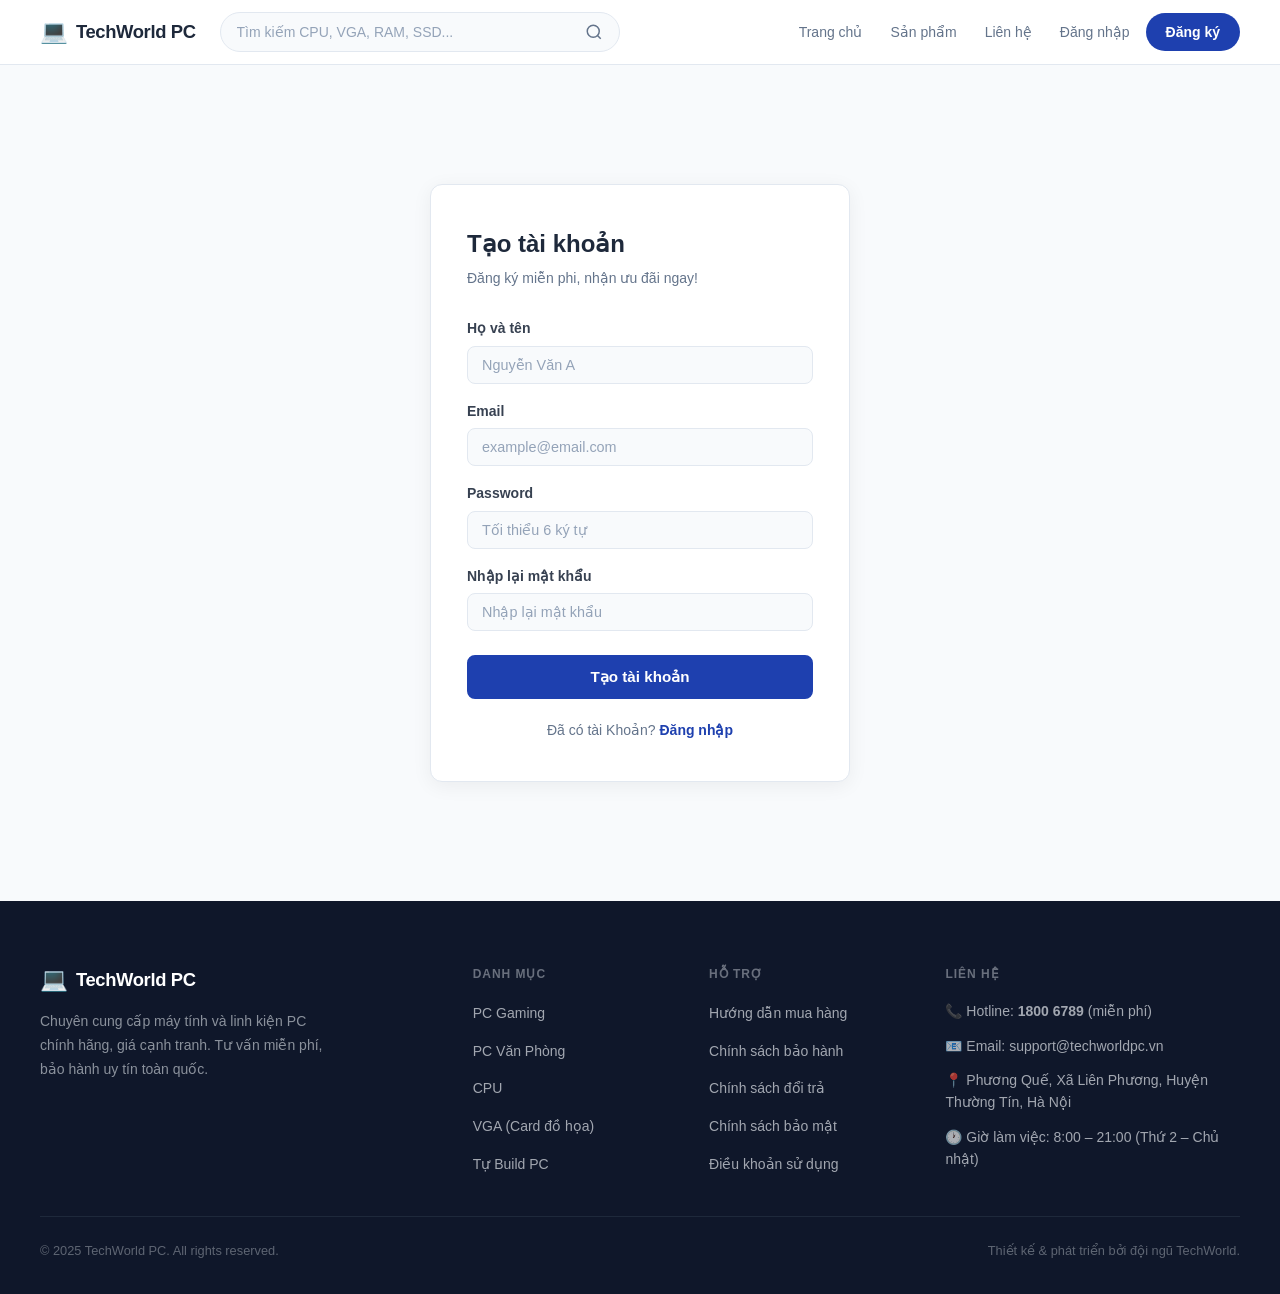
<file: sign-up/index.html>
<!DOCTYPE html>
<html lang="en">
<head>
    <meta charset="UTF-8">
    <meta name="viewport" content="width=device-width, initial-scale=1.0">
    <title>Đăng ký - TechWorld PC</title>

    <link rel="icon" href="/images/apple-touch-icon.png" type="image/x-icon">
    <link rel="shortcut icon" href="/images/apple-touch-icon.png" type="image/x-icon">

    <link rel="stylesheet" href="/home/home.css">
    <link rel="stylesheet" href="/sign-up/sign-up.css">
</head>
<body>
    <header id="main-header"></header>
    <main class="auth-page">
        <div class="auth-box">
            <h2 class="auth-title">Tạo tài khoản </h2>
            <p class="auth-sub">Đăng ký miễn phi, nhận ưu đãi ngay!</p>

            <div id="error-msg" class="auth-error" style="display: none;"></div>
            <div id="success-msg" class="auth-success" style="display: none;"></div>

            <form id="register-form">
                <div class="field">
                    <label for="fullname">Họ và tên</label>
                    <input type="text" id="fullname" placeholder="Nguyễn Văn A">
                    <span class="field-error" id="err-fullname"></span>
                </div>

                <div class="field">
                    <label for="email">Email</label>
                    <input type="email" id="email" placeholder="example@email.com">
                    <span class="field-error" id="err-email"></span>
                </div>

                <div class="field">
                    <label for="password">Password</label>
                    <input type="password" id="password" placeholder="Tối thiểu 6 ký tự">
                    <span class="field-error" id="err-password"></span>
                </div>

                <div class="field">
                    <label for="confirm-password">Nhập lại mật khẩu</label>
                    <input type="password" id="confirm-password" placeholder="Nhập lại mật khẩu">
                    <span class="field-error" id="err-confirm"></span>
                </div>

                <button type="submit" class="btn btn--primary btn--block" id="register-btn">
                    Tạo tài khoản
                </button>
            </form>

            <p class="auth-switch">
                Đã có tài Khoản?
                <a href="../login/index.html">Đăng nhập</a>
            </p>
        </div>
    </main>

    <footer id="main-footer"></footer>
    <script src="/js/mock-data.js"></script>
    <script src="/js/common.js"></script>
    <script src="/sign-up/sign-up.js"></script>
</body>
</html>
</file>
<file: home/home.css>
/* home/home.css

/* =================================================================
   1. RESET & BASE
================================================================= */
* {
    box-sizing: border-box;
    margin: 0;
    padding: 0;
}

html {
    scroll-behavior: smooth;
}

body {
    font-family: -apple-system, BlinkMacSystemFont, 'Segoe UI', Roboto, Oxygen, Ubuntu, Cantarell, sans-serif;
    font-size: 1rem;
    font-weight: 400;
    line-height: 1.6;
    color: #1e293b;
    background-color: #ffffff;
    -webkit-font-smoothing: antialiased;
}

img {
    display: block;
    max-width: 100%;
    height: auto;
}

a {
    color: inherit;
    text-decoration: none;
}

ul, ol {
    list-style: none;
}

button {
    font-family: inherit;
    cursor: pointer;
    border: none;
    background: none;
}

:focus-visible {
    outline: 2px solid #1e40af;
    outline-offset: 3px;
    border-radius: 4px;
}

::selection {
    background-color: #bfdbfe;
    color: #1e293b;
}

/* =================================================================
   2. TIỆN ÍCH CHUNG
================================================================= */
.container {
    width: 100%;
    max-width: 1280px;
    margin-inline: auto;
    padding-inline: clamp(1rem, 4vw, 2.5rem);
}

.section {
    padding-block: 64px;
}

.section--alt {
    background-color: #f8fafc;
}

.section-header {
    margin-bottom: 40px;
}

.section-label {
    display: inline-block;
    font-size: 0.75rem;
    font-weight: 600;
    letter-spacing: 0.1em;
    text-transform: uppercase;
    color: #1e40af;
    margin-bottom: 8px;
}

.section-title {
    font-size: clamp(1.5rem, 3vw, 2rem);
    font-weight: 700;
    line-height: 1.2;
    color: #1e293b;
    margin-bottom: 8px;
}

.section-subtitle {
    font-size: 1rem;
    color: #64748b;
    max-width: 520px;
}

.section-footer {
    margin-top: 40px;
    text-align: center;
}

.empty-msg {
    text-align: center;
    padding: 48px 0;
    color: #64748b;
    font-size: 1rem;
}

/* =================================================================
   3. NÚT BẤM (BUTTONS)
================================================================= */
.btn {
    display: inline-flex;
    align-items: center;
    justify-content: center;
    gap: 8px;
    font-family: 'DM Sans', sans-serif;
    font-size: 0.9rem;
    font-weight: 500;
    white-space: nowrap;
    border-radius: 8px;
    cursor: pointer;
    text-decoration: none;
    transition: background-color 0.3s, color 0.3s, border-color 0.3s,
                box-shadow 0.3s, transform 0.3s;
}

.btn:active {
    transform: translateY(1px);
}

.btn--sm  { padding: 8px 16px;  font-size: 0.8rem; }
.btn--md  { padding: 12px 24px; font-size: 0.9rem; }
.btn--lg  { padding: 12px 32px; font-size: 1rem;   }
.btn--block { width: 100%; }

.btn--icon {
    padding: 8px;
    min-width: 36px;
    min-height: 36px;
    display: inline-flex;
    align-items: center;
    justify-content: center;
    font-size: 1.1rem;
}

.btn--primary,
.btn-primary {
    background-color: #1e40af;
    color: #ffffff;
    border: 2px solid #1e40af;
    border-radius: 8px;
    padding: 12px 24px;
    font-family: 'DM Sans', sans-serif;
    font-size: 0.9rem;
    font-weight: 500;
    display: inline-flex;
    align-items: center;
    justify-content: center;
    cursor: pointer;
    text-decoration: none;
    transition: background-color 0.3s, box-shadow 0.3s, transform 0.3s;
}

.btn--primary:hover,
.btn-primary:hover {
    background-color: #1e3a8a;
    border-color: #1e3a8a;
    box-shadow: 0 4px 14px rgba(30, 64, 175, 0.35);
    transform: translateY(-2px);
}

.btn--outline {
    background-color: transparent;
    color: #1e40af;
    border: 2px solid #1e40af;
}

.btn--outline:hover {
    background-color: #1e40af;
    color: #ffffff;
    box-shadow: 0 4px 14px rgba(30, 64, 175, 0.25);
    transform: translateY(-2px);
}

.btn--ghost {
    background-color: #f8fafc;
    color: #64748b;
    border: 1.5px solid #e2e8f0;
}

.btn--ghost:hover {
    background-color: #eff6ff;
    color: #1e40af;
    border-color: #1e40af;
}

/* =================================================================
   4. HEADER & NAVIGATION
================================================================= */
#main-header {
    position: sticky;
    top: 0;
    z-index: 1000;
    background-color: rgba(255, 255, 255, 0.97);
    backdrop-filter: blur(8px);
    -webkit-backdrop-filter: blur(8px);
    border-bottom: 1px solid #e2e8f0;
}

.header-inner {
    display: flex;
    align-items: center;
    gap: 24px;
    height: 64px;
}

.header-logo {
    display: flex;
    align-items: center;
    gap: 8px;
    text-decoration: none;
    flex-shrink: 0;
}

.logo-icon {
    font-size: 1.4rem;
    line-height: 1;
}

.logo-text {
    font-size: 1.15rem;
    font-weight: 800;
    letter-spacing: -0.02em;
    color: #1e293b;
}

.header-search {
    flex: 1;
    max-width: 400px;
    display: flex;
    align-items: center;
    background-color: #f8fafc;
    border: 1.5px solid #e2e8f0;
    border-radius: 9999px;
    overflow: hidden;
    transition: border-color 0.3s, box-shadow 0.3s;
}

.header-search:focus-within {
    border-color: #1e40af;
    box-shadow: 0 0 0 3px rgba(30, 64, 175, 0.1);
    background-color: #ffffff;
}

.header-search input {
    flex: 1;
    border: none;
    background: transparent;
    padding: 8px 16px;
    font-family: 'DM Sans', sans-serif;
    font-size: 0.875rem;
    color: #1e293b;
    outline: none;
    min-width: 0;
}

.header-search input::placeholder {
    color: #94a3b8;
}

.header-search button {
    padding: 0 16px;
    height: 38px;
    color: #64748b;
    display: flex;
    align-items: center;
    flex-shrink: 0;
    transition: color 0.3s;
}

.header-search button:hover {
    color: #1e40af;
}

.nav-menu {
    display: flex;
    align-items: center;
    gap: 4px;
    margin-left: auto;
}

.nav-link {
    display: inline-flex;
    align-items: center;
    padding: 8px 12px;
    font-size: 0.875rem;
    font-weight: 400;
    color: #64748b;
    border-radius: 8px;
    white-space: nowrap;
    transition: color 0.3s, background-color 0.3s;
}

.nav-link:hover {
    color: #1e293b;
    background-color: #f8fafc;
}

.nav-link--account {
    font-weight: 500;
    color: #1e293b;
}

.nav-link--register {
    background-color: #1e40af;
    color: #ffffff !important;
    font-weight: 600;
    padding: 8px 20px;
    border-radius: 9999px;
}

.nav-link--register:hover {
    background-color: #1e3a8a;
}

.nav-link--cart {
    font-weight: 500;
    color: #1e293b;
    position: relative;
}

.cart-badge {
    display: inline-flex;
    align-items: center;
    justify-content: center;
    min-width: 18px;
    height: 18px;
    padding: 0 4px;
    background-color: #dc2626;
    color: #ffffff;
    font-size: 0.65rem;
    font-weight: 700;
    border-radius: 9999px;
    margin-left: 4px;
}

.cart-badge--hidden {
    display: none;
}

.mobile-menu-toggle {
    display: none;
    padding: 8px;
    font-size: 1.2rem;
    color: #1e293b;
    border-radius: 8px;
    transition: background-color 0.3s;
}

.mobile-menu-toggle:hover {
    background-color: #f8fafc;
}

/* =================================================================
   5. HERO BANNER
================================================================= */
.hero {
    position: relative;
    background-color: #0D0F14;
    background-image: linear-gradient(rgba(30, 64, 175, 0.07) 1px, transparent 1px),
                      linear-gradient(90deg, rgba(30, 64, 175, 0.07) 1px, transparent 1px);
    background-size: 48px 48px;
    padding-block: 80px;
    overflow: hidden;
    border-bottom: 1px solid #1e293b;
}

.hero::before {
    content: '';
    position: absolute;
    bottom: 0;
    left: 50%;
    transform: translateX(-50%);
    width: 80%;
    height: 60%;
    background: radial-gradient(ellipse at bottom, rgba(30, 64, 175, 0.25) 0%, transparent 70%);
    pointer-events: none;
}

.hero-content {
    position: relative;
    z-index: 1;
    max-width: 1280px;
    margin-inline: auto;
    padding-inline: clamp(1rem, 4vw, 2.5rem);
    text-align: center;
}

.hero-eyebrow {
    display: inline-block;
    font-size: 0.78rem;
    font-weight: 600;
    letter-spacing: 0.08em;
    text-transform: uppercase;
    color: #93c5fd;
    background-color: rgba(30, 64, 175, 0.2);
    border: 1px solid rgba(30, 64, 175, 0.4);
    border-radius: 9999px;
    padding: 5px 16px;
    margin-bottom: 24px;
}

.hero-title {
    font-size: clamp(2.2rem, 5.5vw, 3.2rem);
    font-weight: 800;
    line-height: 1.1;
    letter-spacing: -0.03em;
    color: #ffffff;
    margin-bottom: 16px;
}

.hero-title span {
    color: #3b82f6;
}

.hero-subtitle {
    font-size: 1rem;
    color: rgba(241, 245, 249, 0.6);
    max-width: 520px;
    margin-inline: auto;
    margin-bottom: 36px;
}

.hero-actions {
    display: flex;
    gap: 16px;
    justify-content: center;
    flex-wrap: wrap;
    margin-bottom: 48px;
}

.hero-stats {
    display: flex;
    justify-content: center;
    gap: 8px;
    flex-wrap: wrap;
    padding-top: 32px;
    border-top: 1px solid rgba(255, 255, 255, 0.08);
}

.hero-stat {
    display: flex;
    flex-direction: column;
    align-items: center;
    padding: 12px 28px;
}

.hero-stat strong {
    font-size: 1.7rem;
    font-weight: 800;
    color: #ffffff;
    line-height: 1;
}

.hero-stat span {
    font-size: 0.7rem;
    font-weight: 600;
    letter-spacing: 0.08em;
    text-transform: uppercase;
    color: rgba(241, 245, 249, 0.45);
    margin-top: 6px;
}

/* =================================================================
   6. DANH MỤC SẢN PHẨM (Categories)
================================================================= */
.categories-grid {
    display: grid;
    grid-template-columns: repeat(5, 1fr);
    gap: 16px;
}

.category-card {
    display: flex;
    flex-direction: column;
    align-items: center;
    text-align: center;
    padding: 16px 12px;
    background-color: #ffffff;
    border: 1.5px solid #e2e8f0;
    border-radius: 12px;
    text-decoration: none;
    color: #1e293b;
    transition: border-color 0.3s, box-shadow 0.3s, transform 0.3s;
    cursor: pointer;
}

.category-card:hover {
    border-color: #1e40af;
    box-shadow: 0 4px 16px rgba(0, 0, 0, 0.08);
    transform: translateY(-4px);
}

.category-card__icon {
    width: 56px;
    height: 56px;
    border-radius: 10px;
    background-color: #eff6ff;
    overflow: hidden;
    margin-bottom: 10px;
    display: flex;
    align-items: center;
    justify-content: center;
    flex-shrink: 0;
}

.category-card__icon img {
    width: 100%;
    height: 100%;
    object-fit: contain;
    padding: 6px;
}

.category-card__icon span {
    font-size: 1.5rem;
    line-height: 1;
}

.category-card__name {
    font-size: 0.8rem;
    font-weight: 600;
    color: #1e293b;
    margin-bottom: 0;
    line-height: 1.3;
}

.category-card__desc {
    display: none;
}

.category-card__cta {
    display: none;
}

/* =================================================================
   7. SẢN PHẨM NỔI BẬT (Featured Products)
================================================================= */
.products-grid {
    display: grid;
    grid-template-columns: repeat(4, 1fr);
    gap: 20px;
}

.product-card {
    display: flex;
    flex-direction: column;
    background-color: #ffffff;
    border: 1.5px solid #e2e8f0;
    border-radius: 16px;
    overflow: hidden;
    transition: border-color 0.3s, box-shadow 0.3s, transform 0.3s;
    height: 100%;
    min-width: 0;
}

.product-card:hover {
    border-color: #1e40af;
    box-shadow: 0 4px 16px rgba(0, 0, 0, 0.08);
    transform: translateY(-4px);
}

.product-card__img-wrap {
    display: block;
    position: relative;
    aspect-ratio: 4 / 3;
    background-color: #f8fafc;
    overflow: hidden;
}

.product-card__img {
    width: 100%;
    height: 100%;
    object-fit: cover;
    transition: transform 0.4s;
}

.product-card:hover .product-card__img {
    transform: scale(1.05);
}

.product-card__body {
    display: flex;
    flex-direction: column;
    flex: 1;
    padding: 16px;
    gap: 8px;
}

.product-card__name {
    font-size: 0.9rem;
    font-weight: 600;
    color: #1e293b;
    line-height: 1.4;
    display: -webkit-box;
    -webkit-line-clamp: 2;
    -webkit-box-orient: vertical;
    overflow: hidden;
    text-decoration: none;
    transition: color 0.3s;
    min-height: 2.8em;
}

.product-card__name:hover {
    color: #1e40af;
}

.product-card__desc {
    font-size: 0.8rem;
    color: #64748b;
    line-height: 1.5;
    display: -webkit-box;
    -webkit-line-clamp: 2;
    -webkit-box-orient: vertical;
    overflow: hidden;
}

.product-price {
    display: flex;
    align-items: baseline;
    flex-wrap: wrap;
    gap: 8px;
    row-gap: 4px;
}

.product-price__current {
    font-size: 1.05rem;
    font-weight: 700;
    color: #1e40af;
    letter-spacing: -0.01em;
    white-space: nowrap;
}

.product-price__original {
    font-size: 0.75rem;
    color: #94a3b8;
    text-decoration: line-through;
    white-space: nowrap;
}

.product-badge {
    position: absolute;
    top: 12px;
    left: 12px;
    font-size: 0.7rem;
    font-weight: 700;
    letter-spacing: 0.03em;
    padding: 3px 10px;
    border-radius: 9999px;
    z-index: 1;
    white-space: nowrap;
}

.product-badge--sale {
    background-color: #dc2626;
    color: #ffffff;
}

.product-badge--hot {
    background-color: #ea580c;
    color: #ffffff;
}

.product-badge--featured {
    background-color: #1e40af;
    color: #ffffff;
}

.product-stock {
    display: inline-block;
    font-size: 0.7rem;
    font-weight: 500;
    padding: 2px 8px;
    border-radius: 9999px;
    width: fit-content;
    white-space: nowrap;
}

.product-stock--in {
    background-color: #dcfce7;
    color: #16a34a;
}

.product-stock--low {
    background-color: #fef9c3;
    color: #d97706;
}

.product-stock--out {
    background-color: #fee2e2;
    color: #dc2626;
}

.product-card__actions {
    display: flex;
    gap: 8px;
    margin-top: auto;
    padding-top: 12px;
    border-top: 1px solid #e2e8f0;
}

.product-card__actions .btn--primary {
    flex: 1;
}

/* =================================================================
   8. WHY CHOOSE US
================================================================= */
.why-choose-us-grid {
    display: flex;
    flex-wrap: wrap;
    justify-content: center;
    gap: 24px;
    margin-top: 40px;
}

.feature-card {
    flex: 0 1 280px;
    display: flex;
    flex-direction: column;
    align-items: center;
    text-align: center;
    padding: 32px 24px;
    background-color: #ffffff;
    border: 1px solid #e2e8f0;
    border-radius: 16px;
    transition: all 0.3s ease;
}

.feature-card:hover {
    transform: translateY(-8px);
    border-color: #1e40af;
    box-shadow: 0 12px 24px rgba(30, 64, 175, 0.1);
}

.feature-card__icon {
    width: 64px;
    height: 64px;
    background-color: #eff6ff;
    color: #1e40af;
    font-size: 28px;
    display: flex;
    align-items: center;
    justify-content: center;
    border-radius: 12px;
    margin-bottom: 20px;
    transition: all 0.3s ease;
}

.feature-card:hover .feature-card__icon {
    background-color: #1e40af;
    color: #ffffff;
    transform: rotate(-5deg);
}

.feature-card__title {
    font-size: 1.125rem;
    font-weight: 700;
    color: #1e293b;
    margin-bottom: 12px;
}

.feature-card__desc {
    font-size: 0.875rem;
    color: #64748b;
    line-height: 1.6;
}

/* =================================================================
   9. FOOTER
================================================================= */
#main-footer {
    background-color: #0f172a;
    color: #f1f5f9;
}

.footer-inner {
    padding-block: 64px 32px;
}

.footer-grid {
    display: grid;
    grid-template-columns: 2fr 1fr 1fr 1.5fr;
    gap: 40px;
    padding-bottom: 40px;
    border-bottom: 1px solid #1e293b;
}

.footer-logo {
    display: flex;
    align-items: center;
    gap: 8px;
    margin-bottom: 16px;
}

.footer-logo .logo-text {
    color: #ffffff;
}

.footer-col p {
    font-size: 0.875rem;
    color: rgba(241, 245, 249, 0.55);
    line-height: 1.7;
    max-width: 300px;
}

.footer-heading {
    font-size: 0.75rem;
    font-weight: 700;
    letter-spacing: 0.08em;
    text-transform: uppercase;
    color: rgba(241, 245, 249, 0.4);
    margin-bottom: 16px;
}

.footer-links li + li,
.footer-contact li + li {
    margin-top: 12px;
}

.footer-links a {
    font-size: 0.875rem;
    color: rgba(241, 245, 249, 0.65);
    transition: color 0.3s;
}

.footer-links a:hover {
    color: #ffffff;
}

.footer-contact li {
    font-size: 0.875rem;
    color: rgba(241, 245, 249, 0.65);
    line-height: 1.6;
}

.footer-bottom {
    display: flex;
    align-items: center;
    justify-content: space-between;
    flex-wrap: wrap;
    gap: 12px;
    padding-top: 24px;
}

.footer-bottom p {
    font-size: 0.8rem;
    color: rgba(241, 245, 249, 0.35);
}

/* =================================================================
   10. TOAST NOTIFICATION
================================================================= */
.toast {
    background-color: #0f172a;
    color: #f1f5f9;
    padding: 16px 20px;
    border-radius: 12px;
    font-size: 0.875rem;
    box-shadow: 0 8px 32px rgba(0, 0, 0, 0.10);
    border-left: 3px solid #1e40af;
    max-width: 340px;
    line-height: 1.5;
}

/* =================================================================
   11. RESPONSIVE - BREAKPOINT 900px
================================================================= */
@media (max-width: 900px) {
    /* === HEADER: HAMBURGER MENU === */
    .header-inner {
        flex-wrap: wrap;
        height: auto;
        padding-block: 12px;
        gap: 12px;
        position: relative;
    }

    .mobile-menu-toggle {
        display: flex;
        order: 1;
        align-items: center;
        justify-content: center;
        width: 40px;
        height: 40px;
        font-size: 1.4rem;
    }

    .header-logo {
        order: 2;
        flex: 1;
    }

    .header-search {
        order: 4;
        max-width: 100%;
        width: 100%;
        margin-top: 4px;
    }

    /* Ẩn menu mặc định */
    .nav-menu {
        order: 3;
        display: none;
        position: absolute;
        top: 100%;
        left: 0;
        right: 0;
        background-color: #ffffff;
        border-top: 1px solid #e2e8f0;
        border-bottom: 1px solid #e2e8f0;
        padding: 12px 20px;
        flex-direction: column;
        gap: 8px;
        z-index: 1000;
        box-shadow: 0 4px 16px rgba(0, 0, 0, 0.1);
        margin-left: 0;
    }
    
    /* Hiển thị menu khi có class nav-menu--open */
    .nav-menu.nav-menu--open {
        display: flex;
    }
    
    /* Style cho link trong menu mobile */
    .nav-menu .nav-link {
        width: 100%;
        justify-content: flex-start;
        padding: 12px 16px;
        border-radius: 8px;
        white-space: normal;
    }
    
    .nav-menu .nav-link--register {
        width: auto;
        justify-content: center;
        margin-top: 8px;
    }

    /* === CATEGORIES: 5 cột → 4 cột === */
    .categories-grid {
        grid-template-columns: repeat(4, 1fr);
        gap: 14px;
    }

    /* === PRODUCTS: 4 cột → 2 cột (THEO YÊU CẦU) === */
    .products-grid {
        grid-template-columns: repeat(2, 1fr);
        gap: 16px;
    }

    /* === FOOTER: 4 cột → 2 cột === */
    .footer-grid {
        grid-template-columns: repeat(2, 1fr);
        gap: 32px;
    }

    /* Section padding giảm */
    .section {
        padding-block: 48px;
    }
}

/* =================================================================
   12. RESPONSIVE - BREAKPOINT 600px
================================================================= */
@media (max-width: 600px) {
    /* === CATEGORIES: 4 cột → 2 cột === */
    .categories-grid {
        grid-template-columns: repeat(2, 1fr);
        gap: 12px;
    }

    .category-card {
        padding: 12px 8px;
    }

    .category-card__icon {
        width: 48px;
        height: 48px;
    }

    .category-card__name {
        font-size: 0.7rem;
    }

    /* === PRODUCTS: 2 cột → 1 cột (THEO YÊU CẦU) === */
    .products-grid {
        grid-template-columns: 1fr;
        gap: 16px;
        max-width: 400px;
        margin-inline: auto;
    }

    /* Card body padding giảm */
    .product-card__body {
        padding: 14px;
    }

    /* === GIÁ SẢN PHẨM: CHUYỂN THÀNH COLUMN LAYOUT === */
    .product-price {
        display: flex;
        align-items: baseline;
        flex-wrap: nowrap;  
        gap: 8px;
        overflow-x: auto;   
        -webkit-overflow-scrolling: touch;
    }

    .product-price__current {
        font-size: 1.05rem;
        font-weight: 700;
        color: #1e40af;
        letter-spacing: -0.01em;
        white-space: nowrap;
        flex-shrink: 0;     
    }

    .product-price__original {
        font-size: 0.75rem;
        color: #94a3b8;
        text-decoration: line-through;
        white-space: nowrap;
        flex-shrink: 0;    
    }

    /* === BADGE: GIẢM KÍCH THƯỚC PADDING === */
    .product-badge {
        font-size: 0.6rem;
        padding: 2px 8px;
        top: 8px;
        left: 8px;
    }

    /* === NÚT ACTION: COLUMN LAYOUT, NÚT ICON FULL WIDTH === */
    .product-card__actions {
        flex-direction: column;
        gap: 10px;
    }

    .product-card__actions .btn--primary {
        width: 100%;
    }
    
    .product-card__actions .btn--icon {
        width: 100%;
        padding: 10px;
        min-height: 44px;
    }

    /* Stock indicator */
    .product-stock {
        font-size: 0.65rem;
        padding: 2px 8px;
    }

    /* === HERO: giảm padding === */
    .hero {
        padding-block: 48px;
    }

    .hero-actions {
        flex-direction: column;
        align-items: center;
    }

    .hero-stats {
        gap: 0;
    }

    .hero-stat {
        padding: 8px 16px;
    }

    .hero-stat strong {
        font-size: 1.3rem;
    }

    /* === WHY CHOOSE US === */
    .why-choose-us-grid {
        gap: 16px;
    }

    .feature-card {
        padding: 24px 16px;
    }

    /* === FOOTER: 2 cột → 1 cột === */
    .footer-grid {
        grid-template-columns: 1fr;
        gap: 28px;
        text-align: center;
    }

    .footer-logo {
        justify-content: center;
    }

    .footer-col p {
        margin-inline: auto;
    }

    .footer-bottom {
        flex-direction: column;
        text-align: center;
    }
}

/* =================================================================
   13. HỖ TRỢ THÊM CHO MÀN HÌNH RẤT NHỎ (dưới 400px)
================================================================= */
@media (max-width: 400px) {
    .categories-grid {
        gap: 10px;
    }

    .category-card__icon {
        width: 42px;
        height: 42px;
    }

    .product-card__body {
        padding: 12px;
    }

    .product-price__current {
        font-size: 0.95rem;
    }
}
</file>
<file: cart/cart.css>
/* cart/cart.css ― Kế thừa home.css */

/* =================================================================
   1. TIÊU ĐỀ TRANG
================================================================= */
.cart-page-header {
    padding: 28px 0 24px;
    border-bottom: 1px solid #e2e8f0;
    margin-bottom: 32px;
}
.cart-page-header__title {
    font-size: 1.7rem;
    font-weight: 700;
    color: #1e293b;
    letter-spacing: -0.02em;
    margin-bottom: 4px;
}
.cart-page-header__sub {
    font-size: 0.875rem;
    color: #64748b;
}

/* =================================================================
   2. LAYOUT 2 CỘT
================================================================= */
.cart-layout {
    display: grid;
    grid-template-columns: 1fr 340px;
    gap: 32px;
    align-items: start;
    padding-bottom: 64px;
}

/* =================================================================
   3. CHECKBOX TÙY CHỈNH
================================================================= */
.cart-checkbox {
    display: inline-flex;
    align-items: center;
    cursor: pointer;
    line-height: 1;
}

/* Ẩn checkbox gốc của trình duyệt */
.cart-checkbox input[type="checkbox"] {
    display: none;
}

/* Hộp checkbox tùy chỉnh */
.cart-checkbox__box {
    width: 18px;
    height: 18px;
    border: 1.5px solid #cbd5e1;
    border-radius: 4px;
    background-color: #ffffff;
    display: flex;
    align-items: center;
    justify-content: center;
    flex-shrink: 0;
    transition: background-color 0.2s, border-color 0.2s;
}

/* Khi được tích → nền xanh */
.cart-checkbox input:checked + .cart-checkbox__box {
    background-color: #1e40af;
    border-color: #1e40af;
}

/* Dấu tích bên trong */
.cart-checkbox input:checked + .cart-checkbox__box::after {
    content: '';
    display: block;
    width: 10px;
    height: 5px;
    border-left: 2px solid #ffffff;
    border-bottom: 2px solid #ffffff;
    transform: rotate(-45deg) translateY(-1px);
}

/* Hover */
.cart-checkbox:hover .cart-checkbox__box {
    border-color: #1e40af;
}

/* =================================================================
   4. DANH SÁCH SẢN PHẨM
================================================================= */
.cart-items {
    display: flex;
    flex-direction: column;
}

/* Header hàng tiêu đề — thêm cột checkbox */
.cart-items__header {
    display: grid;
    grid-template-columns: 36px 2fr 1fr 1fr 1fr 40px;
    gap: 12px;
    align-items: center;
    padding: 10px 16px;
    background-color: #f8fafc;
    border: 1.5px solid #e2e8f0;
    border-radius: 10px 10px 0 0;
    font-size: 0.78rem;
    font-weight: 700;
    color: #64748b;
    text-transform: uppercase;
    letter-spacing: 0.05em;
}

.cart-items__col--price,
.cart-items__col--qty,
.cart-items__col--total {
    text-align: center;
}

/* Mỗi dòng sản phẩm — thêm cột checkbox */
.cart-item {
    display: grid;
    grid-template-columns: 36px 2fr 1fr 1fr 1fr 40px;
    gap: 12px;
    align-items: center;
    padding: 16px;
    background-color: #ffffff;
    border: 1.5px solid #e2e8f0;
    border-top: none;
    transition: background-color 0.2s;
}

.cart-item:last-child {
    border-radius: 0 0 10px 10px;
}

.cart-item:hover {
    background-color: #fafafa;
}

/* Highlight dòng đang được tích */
.cart-item:has(.item-checkbox:checked) {
    background-color: #f0f7ff;
}

/* Cột checkbox trong dòng sản phẩm */
.cart-item__check {
    display: flex;
    align-items: center;
    justify-content: center;
}

/* Ảnh + tên sản phẩm */
.cart-item__product {
    display: flex;
    align-items: center;
    gap: 12px;
    min-width: 0;
}

.cart-item__img-link { flex-shrink: 0; }

.cart-item__img {
    width: 64px;
    height: 64px;
    object-fit: contain;
    border: 1px solid #e2e8f0;
    border-radius: 8px;
    background-color: #f8fafc;
    padding: 4px;
}

.cart-item__name {
    font-size: 0.875rem;
    font-weight: 600;
    color: #1e293b;
    text-decoration: none;
    line-height: 1.4;
    display: -webkit-box;
    -webkit-line-clamp: 2;
    -webkit-box-orient: vertical;
    overflow: hidden;
    transition: color 0.2s;
}
.cart-item__name:hover { color: #1e40af; }

/* Đơn giá */
.cart-item__price {
    font-size: 0.875rem;
    color: #475569;
    text-align: center;
}

/* Thành tiền */
.cart-item__total {
    text-align: center;
    font-size: 0.9rem;
    color: #1e40af;
}

/* Nút xóa */
.cart-item__remove {
    display: flex;
    justify-content: center;
}
.cart-item__remove-btn {
    background: none;
    border: none;
    cursor: pointer;
    font-size: 1rem;
    padding: 4px;
    border-radius: 6px;
    transition: background-color 0.2s, transform 0.2s;
    line-height: 1;
}
.cart-item__remove-btn:hover {
    background-color: #fee2e2;
    transform: scale(1.15);
}

/* Link quay lại */
.cart-back-link {
    display: inline-flex;
    align-items: center;
    gap: 6px;
    font-size: 0.875rem;
    color: #1e40af;
    text-decoration: none;
    font-weight: 500;
    margin-top: 20px;
    transition: gap 0.2s;
}
.cart-back-link:hover { gap: 10px; text-decoration: underline; }

/* =================================================================
   5. ĐIỀU KHIỂN SỐ LƯỢNG
================================================================= */
.cart-item__qty { display: flex; justify-content: center; }

.qty-control {
    display: flex;
    align-items: center;
    border: 1.5px solid #e2e8f0;
    border-radius: 8px;
    overflow: hidden;
}
.qty-control__btn {
    width: 30px;
    height: 32px;
    background-color: #f8fafc;
    color: #1e293b;
    font-size: 1rem;
    font-weight: 600;
    border: none;
    cursor: pointer;
    display: flex;
    align-items: center;
    justify-content: center;
    flex-shrink: 0;
    transition: background-color 0.2s, color 0.2s;
}
.qty-control__btn:hover { background-color: #1e40af; color: #ffffff; }

.qty-control__input {
    width: 40px;
    height: 32px;
    border: none;
    border-left: 1.5px solid #e2e8f0;
    border-right: 1.5px solid #e2e8f0;
    text-align: center;
    font-family: inherit;
    font-size: 0.875rem;
    font-weight: 600;
    color: #1e293b;
    background-color: #ffffff;
    outline: none;
    -moz-appearance: textfield;
}
.qty-control__input::-webkit-outer-spin-button,
.qty-control__input::-webkit-inner-spin-button { -webkit-appearance: none; }

/* =================================================================
   6. TÓM TẮT ĐƠN HÀNG
================================================================= */
.cart-summary {
    background-color: #ffffff;
    border: 1.5px solid #e2e8f0;
    border-radius: 12px;
    padding: 24px;
    position: sticky;
    top: 80px;
    display: flex;
    flex-direction: column;
    gap: 14px;
}
.cart-summary__title {
    font-size: 1rem;
    font-weight: 700;
    color: #1e293b;
}
.cart-summary__row {
    display: flex;
    justify-content: space-between;
    align-items: center;
    font-size: 0.875rem;
    color: #475569;
}
.cart-summary__row--total {
    font-size: 1rem;
    color: #1e293b;
}
.cart-summary__total-price {
    font-size: 1.3rem;
    font-weight: 800;
    color: #1e40af;
}
.cart-summary__divider {
    height: 1px;
    background-color: #e2e8f0;
}
.cart-summary__hint {
    font-size: 0.78rem;
    color: #94a3b8;
    text-align: center;
    margin: 0;
}
.free-ship { color: #16a34a; font-weight: 600; }

/* Banner miễn phí ship */
.free-ship-banner {
    display: flex;
    align-items: center;
    gap: 10px;
    background-color: #f8fafc;
    border: 1px solid #e2e8f0;
    border-radius: 8px;
    padding: 10px 12px;
    font-size: 0.8rem;
    color: #374151;
    line-height: 1.5;
    transition: background-color 0.3s, border-color 0.3s;
}
.free-ship-banner--ok {
    background-color: #f0fdf4;
    border-color: #86efac;
}
.free-ship-banner__icon { font-size: 1.1rem; flex-shrink: 0; }

/* Nút thanh toán */
.cart-checkout-btn {
    height: 46px;
    font-size: 0.95rem;
    font-weight: 700;
    transition: background-color 0.3s, box-shadow 0.3s, transform 0.2s;
}
.cart-checkout-btn:hover {
    box-shadow: 0 4px 14px rgba(30, 64, 175, 0.35);
    transform: translateY(-1px);
}

/* Nút xóa hàng loạt */
.cart-delete-btn {
    height: 40px;
    font-size: 0.875rem;
    color: #dc2626;
    border-color: #fecaca;
    background-color: #fff5f5;
}
.cart-delete-btn:hover {
    background-color: #fee2e2;
    border-color: #dc2626;
    color: #dc2626;
}

/* =================================================================
   7. EMPTY STATE & LOGIN REQUIRED
================================================================= */
.cart-empty {
    display: flex;
    flex-direction: column;
    align-items: center;
    justify-content: center;
    text-align: center;
    padding: 80px 24px;
    gap: 12px;
}
.cart-empty__icon { font-size: 4rem; line-height: 1; }
.cart-empty__title { font-size: 1.3rem; font-weight: 700; color: #1e293b; }
.cart-empty__sub {
    font-size: 0.9rem;
    color: #64748b;
    margin-bottom: 8px;
    max-width: 360px;
}

/* =================================================================
   8. RESPONSIVE
================================================================= */
@media (max-width: 1024px) {
    .cart-layout { grid-template-columns: 1fr 280px; gap: 24px; }
}

@media (max-width: 900px) {
    .cart-layout { grid-template-columns: 1fr; }
    .cart-summary { position: static; }

    /* Ẩn header bảng, chuyển từng dòng về dạng card */
    .cart-items__header { display: none; }

    .cart-item {
        grid-template-columns: 36px 1fr;
        grid-template-rows: auto auto auto;
        gap: 10px;
        padding: 16px;
        border-radius: 10px;
        border: 1.5px solid #e2e8f0 !important;
        margin-bottom: 12px;
        border-top: 1.5px solid #e2e8f0 !important;
    }

    /* Checkbox chiếm cột trái, sản phẩm chiếm cột phải */
    .cart-item__check   { grid-column: 1; grid-row: 1 / 3; align-self: center; }
    .cart-item__product { grid-column: 2; grid-row: 1; }

    /* Giá, số lượng, thành tiền xếp ngang hàng 2 */
    .cart-item__price,
    .cart-item__qty,
    .cart-item__total { grid-column: 2; text-align: left; }

    .cart-item__price::before  { content: 'Đơn giá: '; font-weight: 600; color: #374151; }
    .cart-item__total::before  { content: 'Thành tiền: '; font-weight: 600; color: #374151; }

    .cart-item__remove { grid-column: 2; justify-content: flex-start; }
}
</file>
<file: contact/contact.css>
/* contact/contact.css */

/* =================================================================
   1. TIÊU ĐỀ TRANG
================================================================= */
.contact-page-header {
    padding: 40px 0 32px;
    text-align: center;
    max-width: 640px;
    margin: 0 auto;
}

.contact-page-header__title {
    font-size: 1.8rem;
    font-weight: 700;
    color: #1e293b;
    letter-spacing: -0.02em;
    margin-bottom: 10px;
}

.contact-page-header__sub {
    font-size: 0.95rem;
    color: #64748b;
    line-height: 1.6;
}

/* =================================================================
   2. LAYOUT 2 CỘT (45% / 55%)
================================================================= */
.contact-layout {
    display: grid;
    grid-template-columns: 45fr 55fr;
    gap: 32px;
    align-items: start;
    padding-bottom: 64px;
}

/* =================================================================
   3. CỘT TRÁI — THÔNG TIN LIÊN HỆ
================================================================= */
.contact-info-card {
    background-color: #ffffff;
    border: 1.5px solid #e2e8f0;
    border-radius: 14px;
    padding: 28px;
    display: flex;
    flex-direction: column;
    gap: 26px;
    margin-bottom: 24px;
}

.contact-info-item {
    display: flex;
    align-items: flex-start;
    gap: 16px;
}

.contact-info-item__icon {
    width: 44px;
    height: 44px;
    flex-shrink: 0;
    background-color: #eff6ff;
    border-radius: 12px;
    display: flex;
    align-items: center;
    justify-content: center;
    font-size: 1.3rem;
}

.contact-info-item__content h3 {
    font-size: 0.95rem;
    font-weight: 700;
    color: #1e293b;
    margin-bottom: 4px;
}

.contact-info-item__content p {
    font-size: 0.875rem;
    color: #64748b;
    line-height: 1.6;
}

.contact-info-item__content a {
    color: #1e40af;
    text-decoration: none;
    font-weight: 500;
}

.contact-info-item__content a:hover {
    text-decoration: underline;
}

/* Khung giả lập bản đồ */
.contact-map {
    border-radius: 14px;
    overflow: hidden;
    border: 1.5px solid #e2e8f0;
}

.contact-map__placeholder {
    aspect-ratio: 16 / 10;
    background-color: #f1f5f9;
    background-image:
        linear-gradient(rgba(30, 64, 175, 0.06) 1px, transparent 1px),
        linear-gradient(90deg, rgba(30, 64, 175, 0.06) 1px, transparent 1px);
    background-size: 24px 24px;
    display: flex;
    flex-direction: column;
    align-items: center;
    justify-content: center;
    gap: 6px;
    text-align: center;
    color: #94a3b8;
}

.contact-map__icon {
    font-size: 2.2rem;
    margin-bottom: 4px;
}

.contact-map__placeholder p {
    font-size: 0.9rem;
    font-weight: 600;
    color: #64748b;
}

.contact-map__note {
    font-size: 0.78rem;
    color: #94a3b8;
}

/* =================================================================
   4. CỘT PHẢI — FORM LIÊN HỆ
================================================================= */
.contact-form-card {
    background-color: #ffffff;
    border: 1.5px solid #e2e8f0;
    border-radius: 14px;
    padding: 32px;
}

.contact-form-card__title {
    font-size: 1.15rem;
    font-weight: 700;
    color: #1e293b;
    margin-bottom: 6px;
}

.contact-form-card__sub {
    font-size: 0.875rem;
    color: #64748b;
    margin-bottom: 24px;
}

/* Alert thành công */
.alert {
    padding: 12px 16px;
    border-radius: 8px;
    font-size: 0.875rem;
    margin-bottom: 20px;
}

.alert--success {
    background-color: #f0fdf4;
    color: #16a34a;
    border: 1px solid #bbf7d0;
}

/* =================================================================
   5. FORM FIELD
================================================================= */
.contact-form {
    display: flex;
    flex-direction: column;
    gap: 18px;
}

.contact-form__row {
    display: grid;
    grid-template-columns: 1fr 1fr;
    gap: 18px;
}

.field {
    display: flex;
    flex-direction: column;
    gap: 6px;
}

.field label {
    font-size: 0.875rem;
    font-weight: 600;
    color: #374151;
}

.field input,
.field select,
.field textarea {
    width: 100%;
    padding: 10px 14px;
    font-family: inherit;
    font-size: 0.9rem;
    color: #1e293b;
    background-color: #f8fafc;
    border: 1.5px solid #e2e8f0;
    border-radius: 8px;
    outline: none;
    resize: vertical;
    transition: border-color 0.2s, box-shadow 0.2s, background-color 0.2s;
}

.field input:focus,
.field select:focus,
.field textarea:focus {
    border-color: #1e40af;
    background-color: #ffffff;
    box-shadow: 0 0 0 3px rgba(30, 64, 175, 0.1);
}

.field input::placeholder,
.field textarea::placeholder {
    color: #94a3b8;
}

.field select {
    cursor: pointer;
    appearance: none;
    background-image: url("data:image/svg+xml,%3Csvg xmlns='http://www.w3.org/2000/svg' width='12' height='12' viewBox='0 0 24 24' fill='none' stroke='%2364748b' stroke-width='2'%3E%3Cpath d='M6 9l6 6 6-6'/%3E%3C/svg%3E");
    background-repeat: no-repeat;
    background-position: right 14px center;
    padding-right: 36px;
}

.field-error {
    font-size: 0.78rem;
    color: #ef4444;
    display: none;
}

.field--error input,
.field--error select,
.field--error textarea {
    border-color: #ef4444;
    background-color: #fff5f5;
}

/* Nút gửi */
.contact-submit-btn {
    align-self: flex-start;
    height: 46px;
    padding-inline: 36px;
    font-size: 0.95rem;
    font-weight: 700;
    margin-top: 6px;
    transition: background-color 0.3s, box-shadow 0.3s, transform 0.2s;
}

.contact-submit-btn:hover {
    box-shadow: 0 4px 14px rgba(30, 64, 175, 0.35);
    transform: translateY(-1px);
}

/* =================================================================
   6. RESPONSIVE
================================================================= */
@media (max-width: 900px) {
    .contact-layout {
        grid-template-columns: 1fr;
    }
}

@media (max-width: 600px) {
    .contact-form-card,
    .contact-info-card {
        padding: 20px;
    }

    .contact-form__row {
        grid-template-columns: 1fr;
    }

    .contact-submit-btn {
        width: 100%;
    }
}
</file>
<file: login/login.css>
/* login.css & sign-up.css — dùng chung, copy vào cả 2 thư mục */

.auth-page {
    min-height: calc(100vh - 64px);
    display: flex;
    align-items: center;
    justify-content: center;
    background-color: #f8fafc;
    padding: 40px 16px;
}

.auth-box {
    width: 100%;
    max-width: 420px;
    background: #ffffff;
    border: 1.5px solid #e2e8f0;
    border-radius: 12px;
    padding: 40px 36px;
    box-shadow: 0 4px 20px rgba(0,0,0,0.06);
}

.auth-title {
    font-size: 1.5rem;
    font-weight: 700;
    color: #1e293b;
    margin-bottom: 4px;
}

.auth-sub {
    font-size: 0.875rem;
    color: #64748b;
    margin-bottom: 28px;
}

/* Alert */
.auth-error {
    background: #fef2f2;
    color: #dc2626;
    border: 1px solid #fecaca;
    border-radius: 8px;
    padding: 10px 14px;
    font-size: 0.875rem;
    margin-bottom: 16px;
}

.auth-success {
    background: #f0fdf4;
    color: #16a34a;
    border: 1px solid #bbf7d0;
    border-radius: 8px;
    padding: 10px 14px;
    font-size: 0.875rem;
    margin-bottom: 16px;
}

/* Fields */
form {
    display: flex;
    flex-direction: column;
    gap: 16px;
}

.field {
    display: flex;
    flex-direction: column;
    gap: 6px;
}

.field label {
    font-size: 0.875rem;
    font-weight: 600;
    color: #374151;
}

.field input {
    width: 100%;
    padding: 10px 14px;
    font-family: inherit;
    font-size: 0.9rem;
    color: #1e293b;
    background: #f8fafc;
    border: 1.5px solid #e2e8f0;
    border-radius: 8px;
    outline: none;
    transition: border-color 0.2s, box-shadow 0.2s;
}

.field input:focus {
    border-color: #1e40af;
    background: #ffffff;
    box-shadow: 0 0 0 3px rgba(30,64,175,0.1);
}

.field input::placeholder {
    color: #94a3b8;
}

.field-error {
    font-size: 0.78rem;
    color: #ef4444;
    display: none;
}

.field input.is-error {
    border-color: #ef4444;
    background: #fff5f5;
}

/* Nút submit */
.btn--block {
    width: 100%;
    margin-top: 8px;
    height: 44px;
    font-size: 0.95rem;
    font-weight: 600;
}

/* Link chuyển trang */
.auth-switch {
    text-align: center;
    font-size: 0.875rem;
    color: #64748b;
    margin-top: 20px;
}

.auth-switch a {
    color: #1e40af;
    font-weight: 600;
    text-decoration: none;
}

.auth-switch a:hover {
    text-decoration: underline;
}
</file>
<file: product-detail/product-detail.css>
/* product-detail/product-detail.css*/

/* =================================================================
   1. BREADCRUMB
================================================================= */
.pd-breadcrumb {
    display: flex;
    align-items: center;
    gap: 6px;
    font-size: 0.8rem;
    color: #64748b;
    padding: 20px 0 24px;
}

.pd-breadcrumb a {
    color: #64748b;
    text-decoration: none;
    transition: color 0.2s;
}

.pd-breadcrumb a:hover { color: #1e40af; }

.pd-breadcrumb span { color: #94a3b8; }

/* =================================================================
   2. LAYOUT 2 CỘT
================================================================= */
.pd-layout {
    display: grid;
    grid-template-columns: 1fr 1fr;
    gap: 48px;
    align-items: start;
    padding-bottom: 48px;
    border-bottom: 1px solid #e2e8f0;
    margin-bottom: 48px;
}

/* =================================================================
   3. CỘT TRÁI — ẢNH
================================================================= */
.pd-image__main-wrap {
    aspect-ratio: 4 / 3;
    background-color: #f8fafc;
    border: 1.5px solid #e2e8f0;
    border-radius: 12px;
    overflow: hidden;
    margin-bottom: 12px;
}

.pd-image__main {
    width: 100%;
    height: 100%;
    object-fit: contain;
    padding: 16px;
    transition: transform 0.3s;
}

.pd-image__main:hover {
    transform: scale(1.04);
}

/* Thumbnail */
.pd-image__thumbs {
    display: flex;
    gap: 8px;
    flex-wrap: wrap;
}

.pd-thumbnail {
    width: 64px;
    height: 64px;
    object-fit: contain;
    border: 1.5px solid #e2e8f0;
    border-radius: 8px;
    padding: 4px;
    cursor: pointer;
    background-color: #f8fafc;
    transition: border-color 0.2s;
}

.pd-thumbnail:hover,
.pd-thumbnail--active {
    border-color: #1e40af;
}

/* =================================================================
   4. CỘT PHẢI — THÔNG TIN
================================================================= */
.pd-info__name {
    font-size: clamp(1.2rem, 2.5vw, 1.7rem);
    font-weight: 700;
    color: #1e293b;
    line-height: 1.3;
    letter-spacing: -0.02em;
    margin-bottom: 16px;
}

/* Giá */
.pd-price {
    display: flex;
    align-items: baseline;
    gap: 10px;
    flex-wrap: wrap;
    margin-bottom: 12px;
}

.pd-price__current {
    font-size: 1.7rem;
    font-weight: 800;
    color: #1e40af;
    letter-spacing: -0.02em;
}

.pd-price__original {
    font-size: 1rem;
    color: #94a3b8;
    text-decoration: line-through;
}

.pd-price__badge {
    font-size: 0.75rem;
    font-weight: 700;
    background-color: #dc2626;
    color: #fff;
    padding: 2px 8px;
    border-radius: 9999px;
}

/* Tồn kho */
.pd-info__stock {
    margin-bottom: 16px;
}

.pd-stock {
    font-size: 0.875rem;
    font-weight: 500;
}

.pd-stock--in  { color: #16a34a; }
.pd-stock--low { color: #d97706; }
.pd-stock--out { color: #dc2626; }

/* Mô tả */
.pd-info__desc {
    font-size: 0.9rem;
    color: #475569;
    line-height: 1.7;
    margin-bottom: 12px;
}

/* Meta (nhà sản xuất, danh mục) */
.pd-info__meta {
    font-size: 0.875rem;
    color: #64748b;
    margin-bottom: 6px;
}

.pd-info__meta-key {
    font-weight: 600;
    color: #374151;
    margin-right: 6px;
}

/* Đường kẻ phân cách */
.pd-divider {
    height: 1px;
    background-color: #e2e8f0;
    margin: 20px 0;
}

/* =================================================================
   5. CHỌN SỐ LƯỢNG
================================================================= */
.pd-qty {
    display: flex;
    align-items: center;
    gap: 16px;
    margin-bottom: 20px;
}

.pd-qty__label {
    font-size: 0.875rem;
    font-weight: 600;
    color: #374151;
    white-space: nowrap;
}

.pd-qty__control {
    display: flex;
    align-items: center;
    border: 1.5px solid #e2e8f0;
    border-radius: 8px;
    overflow: hidden;
}

.pd-qty__btn {
    width: 36px;
    height: 36px;
    background-color: #f8fafc;
    color: #1e293b;
    font-size: 1.1rem;
    font-weight: 600;
    border: none;
    cursor: pointer;
    transition: background-color 0.2s, color 0.2s;
    display: flex;
    align-items: center;
    justify-content: center;
    flex-shrink: 0;
}

.pd-qty__btn:hover {
    background-color: #1e40af;
    color: #fff;
}

.pd-qty__input {
    width: 52px;
    height: 36px;
    border: none;
    border-left: 1.5px solid #e2e8f0;
    border-right: 1.5px solid #e2e8f0;
    text-align: center;
    font-family: inherit;
    font-size: 0.9rem;
    font-weight: 600;
    color: #1e293b;
    background-color: #fff;
    outline: none;
    -moz-appearance: textfield;
}

.pd-qty__input::-webkit-outer-spin-button,
.pd-qty__input::-webkit-inner-spin-button {
    -webkit-appearance: none;
}

/* =================================================================
   6. NÚT HÀNH ĐỘNG
================================================================= */
.pd-actions {
    display: flex;
    gap: 12px;
    flex-wrap: wrap;
}

.pd-actions__cart {
    flex: 1;
    min-width: 180px;
    height: 44px;
    font-size: 0.95rem;
    font-weight: 600;
}

.pd-actions__back {
    height: 44px;
    font-size: 0.9rem;
    white-space: nowrap;
}

/* Thông báo nhỏ sau khi thêm giỏ */
.pd-cart-msg {
    margin-top: 12px;
    padding: 10px 14px;
    border-radius: 8px;
    font-size: 0.875rem;
    font-weight: 500;
}

.pd-cart-msg--success {
    background-color: #f0fdf4;
    color: #16a34a;
    border: 1px solid #bbf7d0;
}

.pd-cart-msg--warn {
    background-color: #fffbeb;
    color: #d97706;
    border: 1px solid #fde68a;
}

.pd-cart-msg--error {
    background-color: #fef2f2;
    color: #dc2626;
    border: 1px solid #fecaca;
}

/* =================================================================
   7. THÔNG SỐ KỸ THUẬT
================================================================= */
.pd-specs {
    margin-bottom: 48px;
}

.pd-specs__title {
    font-size: 1.1rem;
    font-weight: 700;
    color: #1e293b;
    margin-bottom: 16px;
    padding-bottom: 10px;
    border-bottom: 2px solid #1e40af;
    display: inline-block;
}

.pd-specs__text {
    font-size: 0.9rem;
    color: #475569;
    line-height: 1.7;
}

.specs-table {
    width: 100%;
    border-collapse: collapse;
    font-size: 0.875rem;
}

.specs-table tr:nth-child(odd) {
    background-color: #f8fafc;
}

.specs-table td {
    padding: 10px 16px;
    border-bottom: 1px solid #e2e8f0;
    vertical-align: top;
    line-height: 1.5;
}

.specs-table__key {
    font-weight: 600;
    color: #374151;
    width: 35%;
    white-space: nowrap;
}

.specs-table__val {
    color: #475569;
}

/* =================================================================
   8. NOT FOUND
================================================================= */
.pd-not-found {
    display: flex;
    flex-direction: column;
    align-items: center;
    justify-content: center;
    text-align: center;
    padding: 80px 24px;
    gap: 12px;
}

.pd-not-found__icon { font-size: 3.5rem; }

.pd-not-found__title {
    font-size: 1.3rem;
    font-weight: 700;
    color: #1e293b;
}

.pd-not-found__sub {
    font-size: 0.9rem;
    color: #64748b;
    margin-bottom: 8px;
}

/* =================================================================
   9. RESPONSIVE
================================================================= */
@media (max-width: 720px) {
    /* 1 cột trên mobile */
    .pd-layout {
        grid-template-columns: 1fr;
        gap: 24px;
    }

    .pd-price__current { font-size: 1.4rem; }

    .pd-actions {
        flex-direction: column;
    }

    .pd-actions__cart,
    .pd-actions__back {
        width: 100%;
    }

    .specs-table__key { width: 45%; }
}
</file>
<file: product-list/product-list.css>
/* product-list/product-list.css
*/

/* =================================================================
   1. CONTAINER (TIÊU ĐỀ TRANG) 
================================================================= */
.container {
    width: 100%;
    max-width: 1280px;
    margin-inline: auto;
    padding-inline: clamp(1rem, 4vw, 2.5rem);
}

.container h1 {
    text-align: center;
    margin-bottom: 10px;
    color: #1e40af;
    font-size: clamp(1.5rem, 4vw, 2.5rem);
}

#page-subtitle {
    text-align: center;
    color: #64748b;
    margin-bottom: 30px;
    font-size: 1rem;
}

/* =================================================================
   2. SEARCH BANNER & ACTIVE FILTERS
================================================================= */
.search-banner {
    background-color: #eff6ff;
    border-bottom: 1px solid #bfdbfe;
    padding: 10px 0;
}

.search-banner__inner {
    display: flex;
    align-items: center;
    justify-content: space-between;
    gap: 12px;
    font-size: 0.875rem;
    color: #1e293b;
    flex-wrap: wrap;
}

.search-banner__inner strong { 
    color: #1e40af; 
}

.active-filters {
    background-color: #ffffff;
    border-bottom: 1px solid #e2e8f0;
    padding: 10px 0;
}

.active-filters__inner {
    display: flex;
    align-items: center;
    flex-wrap: wrap;
    gap: 8px;
}

.active-filters__label {
    font-size: 0.8rem;
    font-weight: 600;
    color: #64748b;
    white-space: nowrap;
}

.filter-tags {
    display: flex;
    flex-wrap: wrap;
    gap: 6px;
    flex: 1;
}

.filter-tag {
    display: inline-flex;
    align-items: center;
    gap: 6px;
    background-color: #eff6ff;
    color: #1e40af;
    border: 1px solid #bfdbfe;
    border-radius: 9999px;
    font-size: 0.78rem;
    font-weight: 500;
    padding: 3px 10px 3px 12px;
}

.filter-tag__remove {
    display: inline-flex;
    align-items: center;
    justify-content: center;
    width: 16px;
    height: 16px;
    border-radius: 50%;
    border: none;
    background: rgba(30, 64, 175, 0.15);
    color: #1e40af;
    font-size: 0.75rem;
    cursor: pointer;
    line-height: 1;
    transition: background 0.2s;
}

.filter-tag__remove:hover { 
    background: #1e40af; 
    color: #fff; 
}

/* =================================================================
   3. LAYOUT CHÍNH (Sidebar + Grid)
================================================================= */
.pl-body {
    padding-block: 32px 64px;
}

.pl-body__inner {
    display: grid;
    grid-template-columns: 260px 1fr;
    gap: 32px;
    align-items: start;
}

/* =================================================================
   4. SIDEBAR BỘ LỌC
================================================================= */
.filter-sidebar {
    background-color: #ffffff;
    border: 1.5px solid #e2e8f0;
    border-radius: 16px;
    overflow: hidden;
    position: sticky;
    top: 80px;
}

.filter-sidebar__header {
    display: flex;
    align-items: center;
    justify-content: space-between;
    padding: 16px 20px;
    border-bottom: 1px solid #e2e8f0;
}

.filter-sidebar__title {
    font-size: 0.95rem;
    font-weight: 700;
    color: #1e293b;
}

.filter-sidebar__toggle {
    background: none;
    border: none;
    color: #64748b;
    cursor: pointer;
    font-size: 0.75rem;
    padding: 4px;
    transition: color 0.2s;
}

.filter-sidebar__toggle:hover { 
    color: #1e40af; 
}

.filter-sidebar__body {
    padding: 20px;
    display: flex;
    flex-direction: column;
    gap: 24px;
    transition: max-height 0.3s ease;
}

.filter-sidebar__body--collapsed {
    display: none;
}

.filter-sidebar__actions {
    display: flex;
    flex-direction: column;
    gap: 10px;
    padding-top: 12px;
    border-top: 1px solid #e2e8f0;
}


.filter-sidebar__actions .btn {
    padding: 14px 24px;
    font-size: 0.95rem;
    font-weight: 600;
    min-height: 50px;
    border-radius: 8px;
    display: inline-flex;
    align-items: center;
    justify-content: center;
    width: 100%;
}


.filter-sidebar__actions .btn--primary {
    background-color: #1e40af;
    color: #ffffff;
    border: 2px solid #1e40af;
}

.filter-sidebar__actions .btn--primary:hover {
    background-color: #1e3a8a;
    border-color: #1e3a8a;
    box-shadow: 0 4px 14px rgba(30, 64, 175, 0.35);
    transform: translateY(-2px);
}


.filter-sidebar__actions .btn--ghost {
    background-color: transparent;
    color: #64748b;
    border: 2px solid #cbd5e1;
}

.filter-sidebar__actions .btn--ghost:hover {
    background-color: #f1f5f9;
    color: #1e293b;
    border-color: #94a3b8;
    transform: translateY(-2px);
}

/* ── Filter Group ── */
.filter-group__title {
    font-size: 0.8rem;
    font-weight: 700;
    letter-spacing: 0.06em;
    text-transform: uppercase;
    color: #94a3b8;
    margin-bottom: 12px;
}

.filter-group__list {
    display: flex;
    flex-direction: column;
    gap: 8px;
}

.filter-group__item { 
    list-style: none; 
}

/* ── Checkbox tùy chỉnh ── */
.filter-checkbox {
    display: flex;
    align-items: center;
    gap: 10px;
    cursor: pointer;
}

.filter-checkbox input[type="checkbox"] {
    display: none;
}

.filter-checkbox__box {
    width: 16px;
    height: 16px;
    border: 1.5px solid #cbd5e1;
    border-radius: 4px;
    background-color: #fff;
    flex-shrink: 0;
    transition: background 0.2s, border-color 0.2s;
    display: flex;
    align-items: center;
    justify-content: center;
}

.filter-checkbox input:checked + .filter-checkbox__box {
    background-color: #1e40af;
    border-color: #1e40af;
}

.filter-checkbox input:checked + .filter-checkbox__box::after {
    content: '';
    display: block;
    width: 9px;
    height: 5px;
    border-left: 2px solid #fff;
    border-bottom: 2px solid #fff;
    transform: rotate(-45deg) translateY(-1px);
}

.filter-checkbox__label {
    font-size: 0.875rem;
    color: #475569;
    transition: color 0.2s;
}

.filter-checkbox:hover .filter-checkbox__label { 
    color: #1e293b; 
}

.filter-checkbox input:checked ~ .filter-checkbox__label {
    color: #1e293b;
    font-weight: 500;
}

/* ── Khoảng giá ── */
.filter-price {
    display: flex;
    align-items: center;
    gap: 8px;
    margin-bottom: 12px;
    flex-wrap: wrap;
}

.filter-price__input {
    flex: 1;
    border: 1.5px solid #e2e8f0;
    border-radius: 8px;
    padding: 8px 10px;
    font-family: inherit;
    font-size: 0.8rem;
    color: #1e293b;
    outline: none;
    transition: border-color 0.2s;
    min-width: 0;
}

.filter-price__input:focus { 
    border-color: #1e40af; 
}

.filter-price__sep {
    color: #94a3b8;
    font-size: 0.875rem;
    flex-shrink: 0;
}

.filter-price__presets {
    display: flex;
    flex-direction: column;
    gap: 6px;
}

.filter-price__preset {
    background: none;
    border: 1.5px solid #e2e8f0;
    border-radius: 8px;
    padding: 6px 10px;
    font-size: 0.78rem;
    color: #64748b;
    cursor: pointer;
    text-align: left;
    transition: border-color 0.2s, color 0.2s, background 0.2s;
}

.filter-price__preset:hover {
    border-color: #1e40af;
    color: #1e40af;
    background-color: #eff6ff;
}

.filter-price__preset.active {
    border-color: #1e40af;
    background-color: #eff6ff;
    color: #1e40af;
    font-weight: 600;
}

/* =================================================================
   5. KHU VỰC SẢN PHẨM
================================================================= */
.pl-main {
    display: flex;
    flex-direction: column;
    gap: 20px;
}

/* ── Toolbar ── */
.pl-toolbar {
    display: flex;
    align-items: center;
    justify-content: space-between;
    padding: 12px 16px;
    background-color: #ffffff;
    border: 1.5px solid #e2e8f0;
    border-radius: 12px;
    gap: 12px;
    flex-wrap: wrap;
}

.pl-toolbar__count {
    font-size: 0.875rem;
    color: #64748b;
}

.pl-toolbar__count span {
    font-weight: 700;
    color: #1e293b;
}

.pl-toolbar__sort {
    display: flex;
    align-items: center;
    gap: 8px;
    font-size: 0.875rem;
    color: #64748b;
}

.pl-toolbar__sort select {
    border: 1.5px solid #e2e8f0;
    border-radius: 8px;
    padding: 8px 28px 8px 12px;
    font-family: inherit;
    font-size: 0.875rem;
    color: #1e293b;
    background-color: #fff;
    cursor: pointer;
    outline: none;
    appearance: none;
    background-image: url("data:image/svg+xml,%3Csvg xmlns='http://www.w3.org/2000/svg' width='12' height='12' viewBox='0 0 24 24' fill='none' stroke='%2364748b' stroke-width='2'%3E%3Cpath d='M6 9l6 6 6-6'/%3E%3C/svg%3E");
    background-repeat: no-repeat;
    background-position: right 10px center;
    transition: border-color 0.2s;
}

.pl-toolbar__sort select:focus { 
    border-color: #1e40af; 
}

/* ── Loading ── */
.pl-loading {
    display: none;
    flex-direction: column;
    align-items: center;
    justify-content: center;
    gap: 12px;
    padding: 48px;
    color: #64748b;
    font-size: 0.875rem;
}

.pl-loading__spinner {
    width: 32px;
    height: 32px;
    border: 3px solid #e2e8f0;
    border-top-color: #1e40af;
    border-radius: 50%;
    animation: spin 0.7s linear infinite;
}

@keyframes spin { 
    to { transform: rotate(360deg); } 
}

/* ── Grid sản phẩm ── */
.pl-grid {
    display: grid;
    grid-template-columns: repeat(3, 1fr);
    gap: 20px;
    transition: opacity 0.2s;
}

/* ── Empty state ── */
.pl-empty {
    display: flex;
    flex-direction: column;
    align-items: center;
    justify-content: center;
    gap: 12px;
    padding: 64px 24px;
    text-align: center;
}

.pl-empty__icon { 
    font-size: 3rem; 
}

.pl-empty__title {
    font-size: 1.1rem;
    font-weight: 700;
    color: #1e293b;
}

.pl-empty__sub {
    font-size: 0.875rem;
    color: #64748b;
    margin-bottom: 8px;
}

/* =================================================================
   6. PHÂN TRANG
================================================================= */
.pl-pagination {
    display: flex;
    align-items: center;
    justify-content: center;
    gap: 6px;
    padding-top: 8px;
    flex-wrap: wrap;
}

.pl-page-btn {
    min-width: 36px;
    height: 36px;
    padding: 0 10px;
    border: 1.5px solid #e2e8f0;
    border-radius: 8px;
    background-color: #fff;
    color: #475569;
    font-size: 0.875rem;
    font-family: inherit;
    cursor: pointer;
    transition: border-color 0.2s, background 0.2s, color 0.2s;
    display: flex;
    align-items: center;
    justify-content: center;
}

.pl-page-btn:hover:not(:disabled) {
    border-color: #1e40af;
    color: #1e40af;
    background-color: #eff6ff;
}

.pl-page-btn--active {
    background-color: #1e40af;
    border-color: #1e40af;
    color: #fff;
    font-weight: 600;
}

.pl-page-btn:disabled {
    opacity: 0.35;
    cursor: not-allowed;
}

.pl-page-ellipsis {
    color: #94a3b8;
    font-size: 0.875rem;
    padding: 0 4px;
}

/* =================================================================
   7. RESPONSIVE - BREAKPOINT 900px
================================================================= */
@media (max-width: 900px) {
    .pl-body__inner {
        grid-template-columns: 220px 1fr;
        gap: 24px;
    }

    .pl-grid {
        grid-template-columns: repeat(2, 1fr);
        gap: 16px;
    }

    .pl-toolbar {
        flex-wrap: wrap;
        justify-content: center;
        gap: 12px;
    }

    .filter-sidebar__body {
        padding: 16px;
    }
}

/* =================================================================
   8. RESPONSIVE - BREAKPOINT 720px
================================================================= */
@media (max-width: 720px) {
    .pl-body__inner {
        grid-template-columns: 1fr;
        gap: 24px;
    }

    .filter-sidebar {
        position: static;
        width: 100%;
    }

    /* GIỮ NGUYÊN form filter cũ */
    .filter-group__list {
        display: flex;
        flex-direction: column;
        gap: 8px;
    }

    .filter-price {
        display: flex;
        align-items: center;
        gap: 8px;
        margin-bottom: 12px;
        flex-wrap: wrap;
    }

    .filter-price__presets {
        display: flex;
        flex-direction: column;
        gap: 6px;
    }

    .filter-price__preset {
        text-align: left;
    }

    .filter-sidebar__actions {
        display: flex;
        flex-direction: column;
        gap: 8px;
    }

    .filter-sidebar__actions .btn {
        width: 100%;
    }

    .pl-grid {
        grid-template-columns: repeat(2, 1fr);
        gap: 16px;
    }

    .pl-toolbar {
        flex-wrap: wrap;
        justify-content: space-between;
    }
}

/* =================================================================
   9. RESPONSIVE - BREAKPOINT 600px
================================================================= */
@media (max-width: 600px) {
    .pl-grid {
        grid-template-columns: 1fr;
        gap: 16px;
        max-width: 400px;
        margin-inline: auto;
    }

    .pl-toolbar {
        flex-direction: column;
        align-items: stretch;
        text-align: center;
    }

    .pl-toolbar__sort {
        justify-content: center;
    }

    .pl-pagination {
        gap: 4px;
    }

    .pl-page-btn {
        min-width: 32px;
        height: 32px;
        font-size: 0.75rem;
        padding: 0 8px;
    }

    .pl-empty {
        padding: 48px 16px;
    }

    .pl-empty__icon {
        font-size: 2.5rem;
    }

    .active-filters__inner {
        flex-direction: column;
        align-items: flex-start;
    }

    .filter-tags {
        width: 100%;
    }

    /* Giá sản phẩm */
    .product-price {
        flex-wrap: wrap;
        gap: 4px;
    }
    
    .product-price__current {
        white-space: normal;
        flex-shrink: 1;
    }
    
    .product-price__original {
        white-space: normal;
        flex-shrink: 1;
    }

    /* Badge */
    .product-badge {
        font-size: 0.6rem;
        padding: 2px 8px;
        top: 8px;
        left: 8px;
    }

    /* Nút action */
    .product-card__actions {
        flex-direction: column;
        gap: 10px;
    }

    .product-card__actions .btn--primary {
        width: 100%;
    }

    .btn--icon {
        width: 100%;
        padding: 10px;
        min-height: 44px;
    }
}

/* =================================================================
   10. HỖ TRỢ THÊM CHO MÀN HÌNH RẤT NHỎ (dưới 400px)
================================================================= */
@media (max-width: 400px) {
    .pl-grid {
        gap: 12px;
    }

    .pl-page-btn {
        min-width: 28px;
        height: 28px;
        font-size: 0.7rem;
    }

    .filter-sidebar__body {
        padding: 16px;
    }
}
</file>
<file: sign-up/sign-up.css>
/* login.css & sign-up.css — dùng chung, copy vào cả 2 thư mục */

.auth-page {
    min-height: calc(100vh - 64px);
    display: flex;
    align-items: center;
    justify-content: center;
    background-color: #f8fafc;
    padding: 40px 16px;
}

.auth-box {
    width: 100%;
    max-width: 420px;
    background: #ffffff;
    border: 1.5px solid #e2e8f0;
    border-radius: 12px;
    padding: 40px 36px;
    box-shadow: 0 4px 20px rgba(0,0,0,0.06);
}

.auth-title {
    font-size: 1.5rem;
    font-weight: 700;
    color: #1e293b;
    margin-bottom: 4px;
}

.auth-sub {
    font-size: 0.875rem;
    color: #64748b;
    margin-bottom: 28px;
}

/* Alert */
.auth-error {
    background: #fef2f2;
    color: #dc2626;
    border: 1px solid #fecaca;
    border-radius: 8px;
    padding: 10px 14px;
    font-size: 0.875rem;
    margin-bottom: 16px;
}

.auth-success {
    background: #f0fdf4;
    color: #16a34a;
    border: 1px solid #bbf7d0;
    border-radius: 8px;
    padding: 10px 14px;
    font-size: 0.875rem;
    margin-bottom: 16px;
}

/* Fields */
form {
    display: flex;
    flex-direction: column;
    gap: 16px;
}

.field {
    display: flex;
    flex-direction: column;
    gap: 6px;
}

.field label {
    font-size: 0.875rem;
    font-weight: 600;
    color: #374151;
}

.field input {
    width: 100%;
    padding: 10px 14px;
    font-family: inherit;
    font-size: 0.9rem;
    color: #1e293b;
    background: #f8fafc;
    border: 1.5px solid #e2e8f0;
    border-radius: 8px;
    outline: none;
    transition: border-color 0.2s, box-shadow 0.2s;
}

.field input:focus {
    border-color: #1e40af;
    background: #ffffff;
    box-shadow: 0 0 0 3px rgba(30,64,175,0.1);
}

.field input::placeholder {
    color: #94a3b8;
}

.field-error {
    font-size: 0.78rem;
    color: #ef4444;
    display: none;
}

.field input.is-error {
    border-color: #ef4444;
    background: #fff5f5;
}

/* Nút submit */
.btn--block {
    width: 100%;
    margin-top: 8px;
    height: 44px;
    font-size: 0.95rem;
    font-weight: 600;
}

/* Link chuyển trang */
.auth-switch {
    text-align: center;
    font-size: 0.875rem;
    color: #64748b;
    margin-top: 20px;
}

.auth-switch a {
    color: #1e40af;
    font-weight: 600;
    text-decoration: none;
}

.auth-switch a:hover {
    text-decoration: underline;
}
</file>
